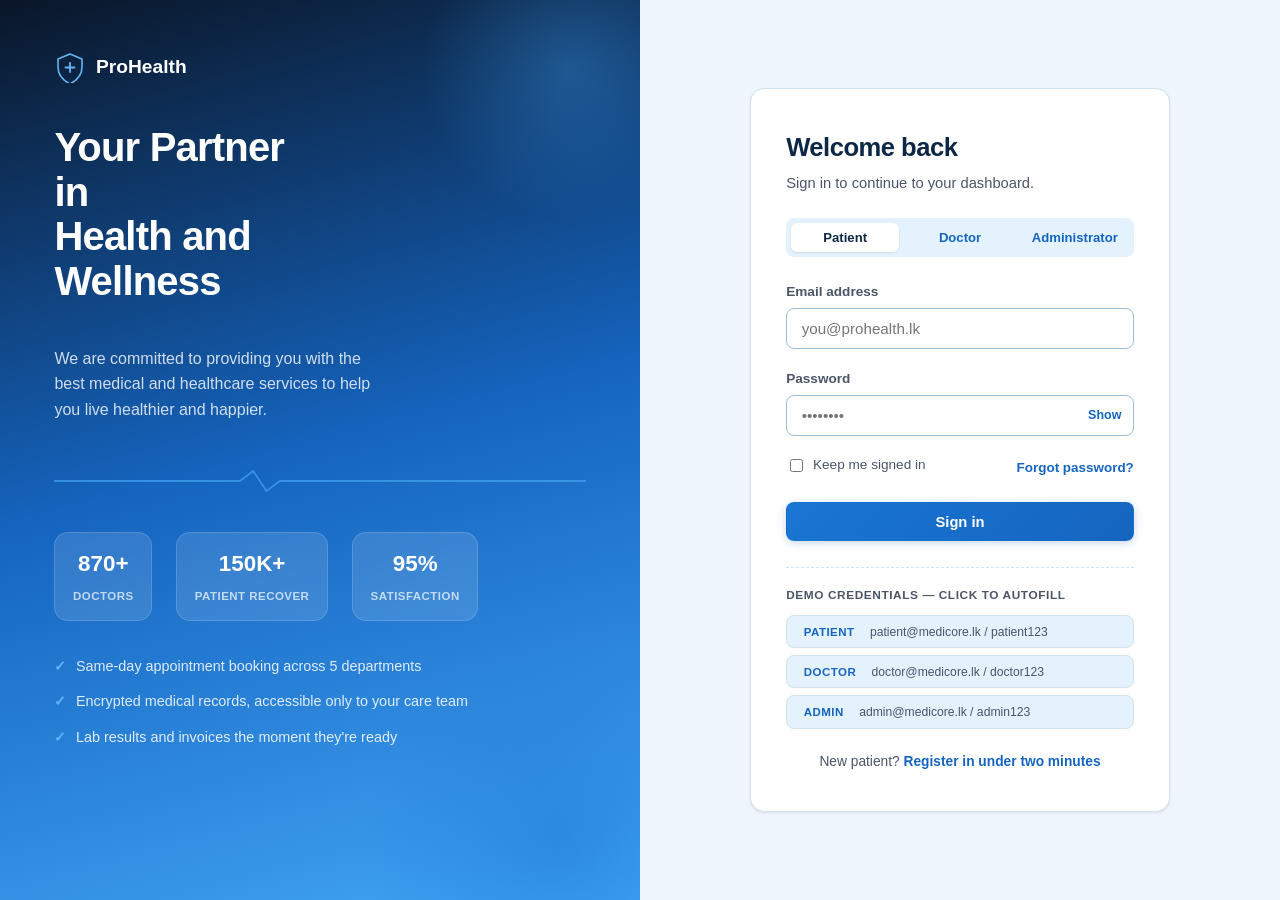
<file: index.html>
<!DOCTYPE html>
<html lang="en">
<!-- Redirect page that forwards to login.html -->
<head><meta charset="UTF-8"><meta http-equiv="refresh" content="0; url=login.html"><title>MediCore</title></head>
<body><p>Redirecting to <a href="login.html">sign in</a>…</p></body>
</html>
</file>
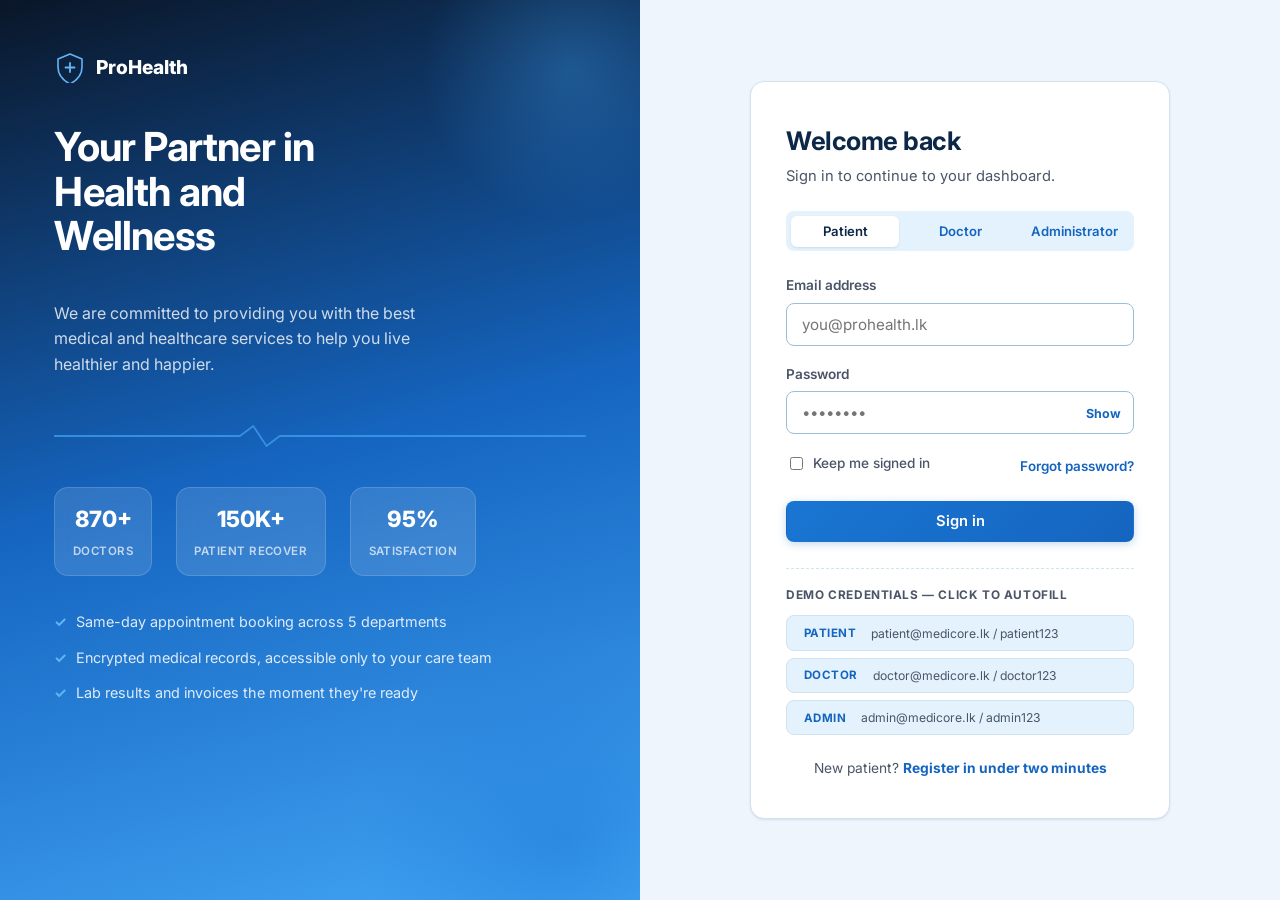
<file: admin-dashboard.html>
<!DOCTYPE html>
<html lang="en">
<head>
    <meta charset="UTF-8">
    <meta name="viewport" content="width=device-width, initial-scale=1.0">
    <title>Admin Dashboard — MediCore</title>
    <link rel="preconnect" href="https://fonts.googleapis.com">
    <link href="https://fonts.googleapis.com/css2?family=Inter:wght@400;500;600;700;800;900&display=swap" rel="stylesheet">
    <link rel="stylesheet" href="css/tokens.css">
    <link rel="stylesheet" href="css/admin-dashboard.css">
</head>
<body>
    <div class="app-shell">
        <!-- Sidebar -->
        <aside class="app-sidebar" id="sidebar">
            <button class="sidebar-close" id="sidebar-close" aria-label="Close menu">✕</button>
            
            <div class="brand">
                <svg class="mark" viewBox="0 0 32 32" fill="none">
                    <path d="M16 3 4 8v8c0 8 5.2 13.4 12 17 6.8-3.6 12-9 12-17V8L16 3Z" stroke="currentColor" stroke-width="1.6" stroke-linejoin="round"/>
                    <path d="M16 12v9M11.5 16.5h9" stroke="currentColor" stroke-width="1.8" stroke-linecap="round"/>
                </svg>
                <span>MediCore</span>
            </div>

            <div>
                <p class="sidebar-section-label">Main menu</p>
                <nav class="app-nav" aria-label="Primary">
                    <a href="admin-dashboard.html" class="active" id="nav-overview">
                        <svg viewBox="0 0 20 20" fill="none"><path d="M3 10.5 10 4l7 6.5M5 9v7h10V9" stroke="currentColor" stroke-width="1.6" stroke-linecap="round" stroke-linejoin="round"/></svg>
                        Overview
                    </a>
                    <a href="admin-dashboard.html#patients" data-tab-link="patients" id="nav-patients">
                        <svg viewBox="0 0 20 20" fill="none"><circle cx="10" cy="6.5" r="3" stroke="currentColor" stroke-width="1.6"/><path d="M4 17c.6-3.6 3.4-5.5 6-5.5s5.4 1.9 6 5.5" stroke="currentColor" stroke-width="1.6" stroke-linecap="round"/></svg>
                        Patients
                    </a>
                    <a href="admin-dashboard.html#doctors" data-tab-link="doctors" id="nav-doctors">
                        <svg viewBox="0 0 20 20" fill="none"><circle cx="10" cy="6.5" r="3" stroke="currentColor" stroke-width="1.6"/><path d="M4 17c.6-3.6 3.4-5.5 6-5.5s5.4 1.9 6 5.5" stroke="currentColor" stroke-width="1.6" stroke-linecap="round"/></svg>
                        Doctors
                    </a>
                    <a href="admin-dashboard.html#appointments" data-tab-link="appointments" id="nav-appointments">
                        <svg viewBox="0 0 20 20" fill="none"><rect x="3" y="4" width="14" height="13" rx="1.6" stroke="currentColor" stroke-width="1.6"/><path d="M3 8h14M7 2.5v3M13 2.5v3" stroke="currentColor" stroke-width="1.6" stroke-linecap="round"/></svg>
                        Appointments
                    </a>
                    <a href="admin-dashboard.html#billing" data-tab-link="billing" id="nav-billing">
                        <svg viewBox="0 0 20 20" fill="none"><rect x="2.5" y="5" width="15" height="10" rx="1.6" stroke="currentColor" stroke-width="1.6"/><path d="M2.5 8.5h15" stroke="currentColor" stroke-width="1.6"/></svg>
                        Billing
                    </a>
                </nav>
            </div>

            <div class="sidebar-foot">
                <div class="sidebar-profile">
                    <div class="sidebar-avatar" id="sidebar-avatar-initials">—</div>
                    <div class="sidebar-profile-info">
                        <strong id="who-name">—</strong>
                        <span class="role-tag" id="who-role">Admin</span>
                    </div>
                </div>
                <button class="btn btn-secondary btn-block" id="logout-btn">Sign out</button>
            </div>
        </aside>

        <!-- Main Content -->
        <main class="app-main">
            <div class="app-topbar">
                <div class="topbar-left">
                    <button class="hamburger" id="hamburger" aria-label="Toggle menu">
                        <span></span><span></span><span></span>
                    </button>
                    <div>
                        <h1 id="greeting">Hospital overview</h1>
                        <p class="sub" id="topbar-sub">Live snapshot of hospital activity</p>
                    </div>
                </div>
            </div>

            <div class="stat-grid">
                <div class="card stat-card"><div class="num" id="stat-patients">0</div><div class="label">Registered patients</div></div>
                <div class="card stat-card"><div class="num" id="stat-doctors">0</div><div class="label">Active doctors</div></div>
                <div class="card stat-card"><div class="num" id="stat-today">0</div><div class="label">Appointments today</div></div>
                <div class="card stat-card"><div class="num" id="stat-revenue">LKR 0</div><div class="label">Revenue collected</div></div>
            </div>

            <div data-vitals-strip class="strip-divider"></div>

            <div class="dash-grid">
                <section class="card panel">
                    <div class="section-head"><h2>Appointments by department</h2></div>
                    <div id="dept-chart" class="bar-chart"></div>
                </section>
                <section class="card panel">
                    <div class="section-head"><h2>Appointment status</h2></div>
                    <div id="status-chart" class="status-chart"></div>
                </section>
            </div>

            <section class="card panel" id="appointments">
                <div class="section-head">
                    <h2>Appointment requests</h2>
                    <input type="text" id="appt-search" placeholder="Search patient or doctor…" class="table-search">
                </div>
                <div class="table-wrap">
                    <table>
                        <thead><tr><th>ID</th><th>Patient</th><th>Doctor</th><th>Date</th><th>Time</th><th>Status</th><th>Action</th></tr></thead>
                        <tbody id="appt-table-body"></tbody>
                    </table>
                </div>
            </section>

            <section class="card panel" id="patients">
                <div class="section-head">
                    <h2>Recent patients</h2>
                    <button class="btn btn-primary" id="add-patient-btn">Add Patient</button>
                </div>
                <div class="table-wrap">
                    <table>
                        <thead><tr><th>ID</th><th>Name</th><th>Email</th><th>Phone</th></tr></thead>
                        <tbody id="patients-table-body"></tbody>
                    </table>
                </div>
            </section>

            <section class="card panel" id="doctors">
                <div class="section-head">
                    <h2>Active doctors</h2>
                    <button class="btn btn-primary" id="add-doctor-btn">Add Doctor</button>
                </div>
                <div class="table-wrap">
                    <table>
                        <thead><tr><th>ID</th><th>Name</th><th>Email</th><th>Department</th></tr></thead>
                        <tbody id="doctors-table-body"></tbody>
                    </table>
                </div>
            </section>

            <section class="card panel" id="billing">
                <div class="section-head"><h2>Recent invoices</h2></div>
                <div class="table-wrap">
                    <table>
                        <thead><tr><th>Invoice</th><th>Patient</th><th>Description</th><th>Amount</th><th>Status</th></tr></thead>
                        <tbody id="invoices-table-body"></tbody>
                    </table>
                </div>
            </section>
        </main>
    </div>

    <!-- Backdrop -->
    <div class="sidebar-backdrop" id="sidebar-backdrop"></div>

    <!-- Toast -->
    <div id="toast-region" aria-live="polite"></div>

    <!-- Patient Modal -->
    <div id="patient-modal" class="modal">
        <div class="modal-content">
            <div class="modal-header">
                <h2>Add New Patient</h2>
                <button class="modal-close" id="close-patient-modal">&times;</button>
            </div>
            <form id="patient-form">
                <div class="form-group"><label for="patient-name">Full Name</label><input type="text" id="patient-name" required></div>
                <div class="form-group"><label for="patient-email">Email</label><input type="email" id="patient-email" required></div>
                <div class="form-group"><label for="patient-password">Password</label><input type="password" id="patient-password" required></div>
                <div class="form-group"><label for="patient-dob">Date of Birth</label><input type="date" id="patient-dob" required></div>
                <div class="form-group"><label for="patient-phone">Phone Number</label><input type="tel" id="patient-phone" required></div>
                <div class="form-actions">
                    <button type="button" class="btn btn-secondary" id="cancel-patient">Cancel</button>
                    <button type="submit" class="btn btn-primary">Add Patient</button>
                </div>
            </form>
        </div>
    </div>

    <!-- Doctor Modal -->
    <div id="doctor-modal" class="modal">
        <div class="modal-content">
            <div class="modal-header">
                <h2>Add New Doctor</h2>
                <button class="modal-close" id="close-doctor-modal">&times;</button>
            </div>
            <form id="doctor-form">
                <div class="form-group"><label for="doctor-name">Full Name</label><input type="text" id="doctor-name" required></div>
                <div class="form-group"><label for="doctor-email">Email</label><input type="email" id="doctor-email" required></div>
                <div class="form-group"><label for="doctor-password">Password</label><input type="password" id="doctor-password" required></div>
                <div class="form-group"><label for="doctor-dept">Department</label>
                    <select id="doctor-dept" required>
                        <option value="">Select Department</option>
                        <option value="Cardiology">Cardiology</option>
                        <option value="Dermatology">Dermatology</option>
                        <option value="Orthopedics">Orthopedics</option>
                        <option value="Pediatrics">Pediatrics</option>
                        <option value="General Medicine">General Medicine</option>
                    </select>
                </div>
                <div class="form-actions">
                    <button type="button" class="btn btn-secondary" id="cancel-doctor">Cancel</button>
                    <button type="submit" class="btn btn-primary">Add Doctor</button>
                </div>
            </form>
        </div>
    </div>

    <script src="js/data.js"></script>
    <script src="js/admin-dashboard.js"></script>
</body>
</html>
</file>
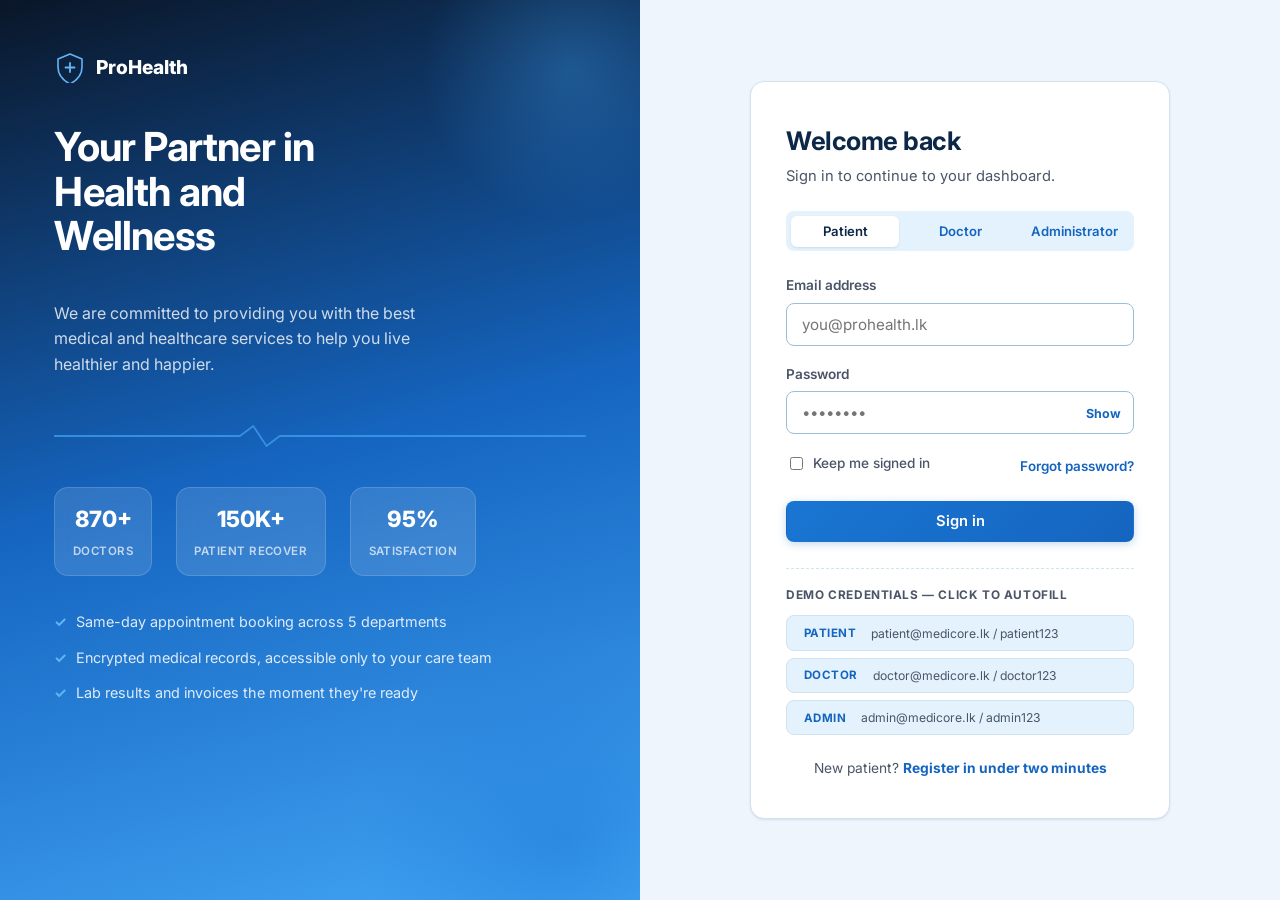
<file: appointment-booking.html>
<!DOCTYPE html>
<html lang="en">
<head>
    <meta charset="UTF-8">
    <meta name="viewport" content="width=device-width, initial-scale=1.0">
    <title>Book an Appointment — MediCore</title>
    <link rel="preconnect" href="https://fonts.googleapis.com">
    <link href="https://fonts.googleapis.com/css2?family=Inter:wght@400;500;600;700;800;900&display=swap" rel="stylesheet">
    <link rel="stylesheet" href="css/tokens.css">
    <link rel="stylesheet" href="css/appointment-booking.css">
</head>
<body>
    <div class="app-shell">
        <!-- Sidebar -->
        <aside class="app-sidebar" id="sidebar">
            <button class="sidebar-close" id="sidebar-close" aria-label="Close menu">✕</button>
            
            <div class="brand">
                <svg class="mark" viewBox="0 0 32 32" fill="none">
                    <path d="M16 3 4 8v8c0 8 5.2 13.4 12 17 6.8-3.6 12-9 12-17V8L16 3Z" stroke="currentColor" stroke-width="1.6" stroke-linejoin="round"/>
                    <path d="M16 12v9M11.5 16.5h9" stroke="currentColor" stroke-width="1.8" stroke-linecap="round"/>
                </svg>
                <span>MediCore</span>
            </div>

            <div>
                <p class="sidebar-section-label">Main menu</p>
                <nav class="app-nav" aria-label="Primary">
                    <a href="patient-dashboard.html">
                        <svg viewBox="0 0 20 20" fill="none"><path d="M3 10.5 10 4l7 6.5M5 9v7h10V9" stroke="currentColor" stroke-width="1.6" stroke-linecap="round" stroke-linejoin="round"/></svg>
                        Dashboard
                    </a>
                    <a href="appointment-booking.html" class="active">
                        <svg viewBox="0 0 20 20" fill="none"><rect x="3" y="4" width="14" height="13" rx="1.6" stroke="currentColor" stroke-width="1.6"/><path d="M3 8h14M7 2.5v3M13 2.5v3" stroke="currentColor" stroke-width="1.6" stroke-linecap="round"/></svg>
                        Appointments
                    </a>
                    <a href="medical-records.html">
                        <svg viewBox="0 0 20 20" fill="none"><path d="M5 3h7l3 3v11a1 1 0 0 1-1 1H5a1 1 0 0 1-1-1V4a1 1 0 0 1 1-1Z" stroke="currentColor" stroke-width="1.6" stroke-linejoin="round"/><path d="M7 9h6M7 12h6M7 15h3" stroke="currentColor" stroke-width="1.4" stroke-linecap="round"/></svg>
                        Medical records
                    </a>
                    <a href="payment.html">
                        <svg viewBox="0 0 20 20" fill="none"><rect x="2.5" y="5" width="15" height="10" rx="1.6" stroke="currentColor" stroke-width="1.6"/><path d="M2.5 8.5h15" stroke="currentColor" stroke-width="1.6"/></svg>
                        Payments
                    </a>
                </nav>
            </div>

            <div class="sidebar-foot">
                <div class="sidebar-profile">
                    <div class="sidebar-avatar" id="sidebar-avatar-initials">—</div>
                    <div class="sidebar-profile-info">
                        <strong id="who-name">—</strong>
                        <span class="role-tag">Patient</span>
                    </div>
                </div>
                <button class="btn btn-secondary btn-block" id="logout-btn">Sign out</button>
            </div>
        </aside>

        <!-- Main Content -->
        <main class="app-main">
            <div class="app-topbar">
                <div class="topbar-left">
                    <button class="hamburger" id="hamburger" aria-label="Toggle menu">
                        <span></span><span></span><span></span>
                    </button>
                    <div>
                        <h1>Book an Appointment</h1>
                        <p class="sub">Choose a department, doctor and a time that works for you.</p>
                    </div>
                </div>
            </div>

            <div class="booking-grid">
                <!-- Booking Form -->
                <section class="card panel booking-form-panel">
                    <form id="booking-form" novalidate>
                        <div class="field" id="field-dept">
                            <label for="dept">Department</label>
                            <select id="dept"><option value="">Select a department</option></select>
                            <p class="error">Choose a department to continue.</p>
                        </div>

                        <div class="field" id="field-doctor">
                            <label for="doctor">Doctor</label>
                            <select id="doctor" disabled><option value="">Select a department first</option></select>
                            <p class="error">Choose a doctor.</p>
                        </div>

                        <div class="field" id="field-date">
                            <label for="date">Preferred date</label>
                            <input type="date" id="date" min="2026-07-02">
                            <p class="error">Choose a date from today onward.</p>
                        </div>

                        <div class="field" id="field-time">
                            <label>Available time slots</label>
                            <div id="slot-grid" class="slot-grid" role="radiogroup" aria-label="Available time slots"></div>
                            <p class="error">Select a time slot.</p>
                        </div>

                        <div class="field" id="field-reason">
                            <label for="reason">Reason for visit</label>
                            <textarea id="reason" placeholder="Briefly describe your symptoms or reason for this visit"></textarea>
                            <p class="error">Let the doctor know why you're visiting.</p>
                        </div>

                        <button type="submit" class="btn btn-primary btn-block">Confirm Booking</button>
                    </form>
                </section>

                <!-- Summary -->
                <aside class="card panel summary-panel">
                    <h2>Booking Summary</h2>
                    <dl class="summary-list">
                        <div><dt>Department</dt><dd id="sum-dept">—</dd></div>
                        <div><dt>Doctor</dt><dd id="sum-doctor">—</dd></div>
                        <div><dt>Date</dt><dd id="sum-date">—</dd></div>
                        <div><dt>Time</dt><dd id="sum-time">—</dd></div>
                    </dl>
                    <p class="summary-note">You'll get a confirmation instantly. Consultation fee is charged after your visit.</p>
                </aside>
            </div>

            <!-- User's Appointments -->
            <section class="card panel">
                <div class="section-head"><h2>Your Appointments</h2></div>
                <div class="table-wrap">
                    <table>
                        <thead><tr><th>ID</th><th>Doctor</th><th>Department</th><th>Date</th><th>Time</th><th>Status</th><th></th></tr></thead>
                        <tbody id="my-appts-body"></tbody>
                    </table>
                </div>
            </section>
        </main>
    </div>

    <!-- Backdrop -->
    <div class="sidebar-backdrop" id="sidebar-backdrop"></div>

    <!-- Toast -->
    <div id="toast-region" aria-live="polite"></div>

    <script src="js/data.js"></script>
    <script src="js/appointment-booking.js"></script>
</body>
</html>
</file>
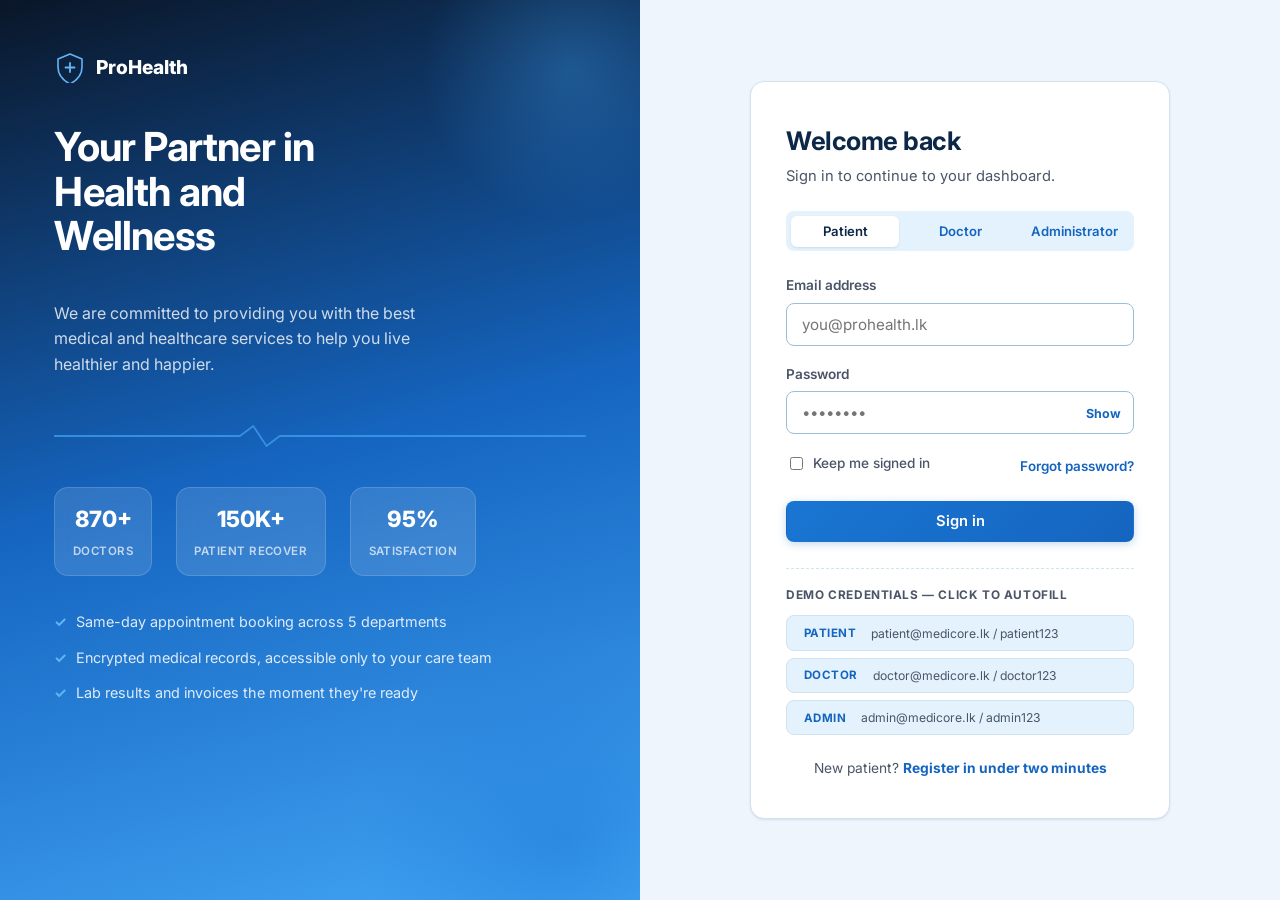
<file: login.html>
<!DOCTYPE html>
<html lang="en">

<head>
  <meta charset="UTF-8">
  <meta name="viewport" content="width=device-width, initial-scale=1.0">
  <title>Sign in — ProHealth Patient Management</title>
  <meta name="description"
    content="Sign in to ProHealth — your partner in health and wellness. Manage appointments, records, and billing.">
  <link rel="stylesheet" href="css/tokens.css">
  <link rel="stylesheet" href="css/login.css">
</head>

<body>
<!-- Main login shell container -->
  <div class="login-shell">

    <!-- Login side panel with branding -->
    <section class="login-side" aria-hidden="true">
      <!-- Brand logo row -->
      <div class="mark-row">
        <svg class="mark" viewBox="0 0 32 32" fill="none">
          <path d="M16 3 4 8v8c0 8 5.2 13.4 12 17 6.8-3.6 12-9 12-17V8L16 3Z" stroke="currentColor" stroke-width="1.6"
            stroke-linejoin="round" />
          <path d="M16 12v9M11.5 16.5h9" stroke="currentColor" stroke-width="1.8" stroke-linecap="round" />
        </svg>
        <span>ProHealth</span>
      </div>
      <h1>Your Partner in<br>Health and Wellness</h1>
      <p class="side-copy">We are committed to providing you with the best medical and healthcare services to help you
        live healthier and happier.</p>

      <!-- Decorative pulse block with vitals strip -->
      <div class="pulse-block" data-vitals-strip></div>

      <!-- Statistics display -->
      <div class="side-stats">
        <div class="side-stat"><span class="stat-num">870+</span><span class="stat-label">Doctors</span></div>
        <div class="side-stat"><span class="stat-num">150K+</span><span class="stat-label">Patient Recover</span></div>
        <div class="side-stat"><span class="stat-num">95%</span><span class="stat-label">Satisfaction</span></div>
      </div>

      <!-- Feature points list -->
      <ul class="side-points">
        <li>Same-day appointment booking across 5 departments</li>
        <li>Encrypted medical records, accessible only to your care team</li>
        <li>Lab results and invoices the moment they're ready</li>
      </ul>
    </section>

    <!-- Login main form section -->
    <section class="login-main">
      <!-- Login card container -->
      <div class="login-card card">
        <h2>Welcome back</h2>
        <p class="lead">Sign in to continue to your dashboard.</p>

        <!-- Role selection tabs -->
        <div class="role-tabs" role="tablist" aria-label="Sign in as">
          <button type="button" class="role-tab active" data-role="patient" role="tab"
            aria-selected="true">Patient</button>
          <button type="button" class="role-tab" data-role="doctor" role="tab" aria-selected="false">Doctor</button>
          <button type="button" class="role-tab" data-role="admin" role="tab"
            aria-selected="false">Administrator</button>
        </div>

        <!-- Login form -->
        <form id="login-form" novalidate>
          <div class="field" id="field-email">
            <label for="email">Email address</label>
            <input type="email" id="email" name="email" autocomplete="username" placeholder="you@prohealth.lk">
            <p class="error" role="alert">Enter the email address for this account.</p>
          </div>

          <div class="field" id="field-password">
            <label for="password">Password</label>
            <div class="password-row">
              <input type="password" id="password" name="password" autocomplete="current-password"
                placeholder="••••••••">
              <button type="button" class="show-pass" id="toggle-pass" aria-pressed="false">Show</button>
            </div>
            <p class="error" role="alert">Enter your password.</p>
          </div>

          <div class="row-between">
            <label class="check-row"><input type="checkbox" id="remember"> Keep me signed in</label>
            <a href="#" id="forgot-link">Forgot password?</a>
          </div>

          <button type="submit" class="btn btn-primary btn-block">Sign in</button>
        </form>

        <!-- Demo credentials for testing -->
        <div class="demo-creds" id="demo-creds">
          <p class="demo-title">Demo credentials — click to autofill</p>
          <button type="button" class="cred" data-email="patient@medicore.lk" data-password="patient123">
            <span class="badge badge-neutral">Patient</span> patient@medicore.lk / patient123
          </button>
          <button type="button" class="cred" data-email="doctor@medicore.lk" data-password="doctor123">
            <span class="badge badge-neutral">Doctor</span> doctor@medicore.lk / doctor123
          </button>
          <button type="button" class="cred" data-email="admin@medicore.lk" data-password="admin123">
            <span class="badge badge-neutral">Admin</span> admin@medicore.lk / admin123
          </button>
        </div>

        <p class="signup-hint">New patient? <a href="#" id="register-link">Register in under two minutes</a></p>
      </div>
    </section>
  </div>

  <!-- Patient registration dialog -->
  <dialog id="register-dialog">
    <form id="register-form" novalidate>
      <h2>Patient registration</h2>
      <p class="lead">Create an account to book appointments and view your records.</p>
      <div class="field"><label for="r-name">Full name</label><input type="text" id="r-name"
          placeholder="As per NIC / passport">
        <p class="error">Enter your full name.</p>
      </div>
      <div class="field"><label for="r-email">Email address</label><input type="email" id="r-email"
          placeholder="you@example.com">
        <p class="error">Enter a valid email address.</p>
      </div>
      <div class="field"><label for="r-phone">Mobile number</label><input type="tel" id="r-phone"
          placeholder="07X XXX XXXX">
        <p class="error">Enter a valid mobile number.</p>
      </div>
      <div class="field"><label for="r-password">Password</label><input type="password" id="r-password"
          placeholder="At least 8 characters">
        <p class="error">Password must be at least 8 characters.</p>
      </div>
      <div class="dialog-actions">
        <button type="button" class="btn btn-ghost" id="register-cancel">Cancel</button>
        <button type="submit" class="btn btn-primary">Create account</button>
      </div>
    </form>
  </dialog>

  <!-- Toast notification region -->
  <div id="toast-region" aria-live="polite"></div>

  <script src="js/data.js"></script>
  <script src="js/login.js"></script>
</body>

</html>
</file>
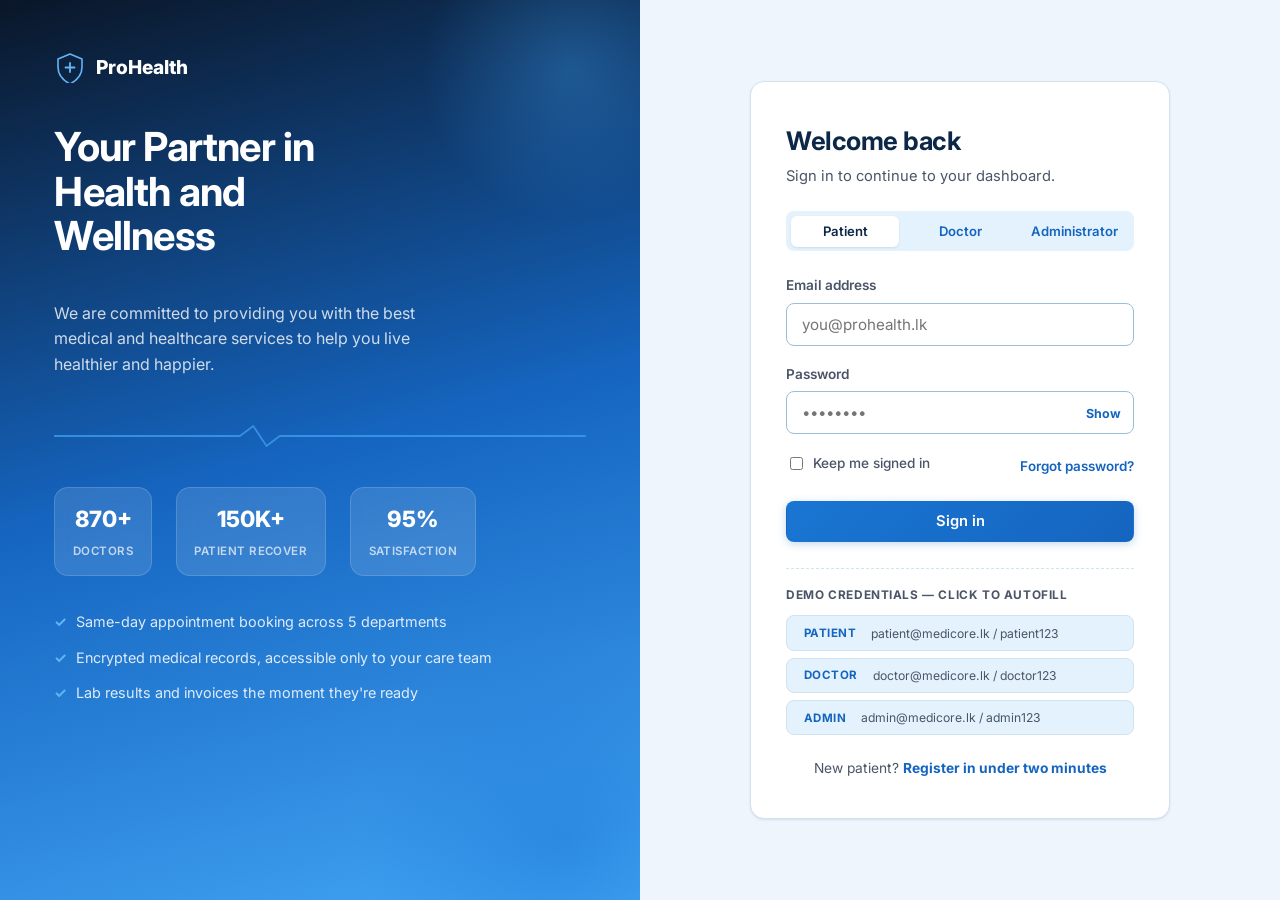
<file: medical-records.html>
<!DOCTYPE html>
<html lang="en">
<head>
    <meta charset="UTF-8">
    <meta name="viewport" content="width=device-width, initial-scale=1.0">
    <title>Medical Records — MediCore</title>
    <link rel="preconnect" href="https://fonts.googleapis.com">
    <link href="https://fonts.googleapis.com/css2?family=Inter:wght@400;500;600;700;800;900&display=swap" rel="stylesheet">
    <link rel="stylesheet" href="css/tokens.css">
    <link rel="stylesheet" href="css/medical-records.css">
</head>
<body>
    <div class="app-shell">
        <!-- Sidebar -->
        <aside class="app-sidebar" id="sidebar">
            <button class="sidebar-close" id="sidebar-close" aria-label="Close menu">✕</button>
            
            <div class="brand">
                <svg class="mark" viewBox="0 0 32 32" fill="none">
                    <path d="M16 3 4 8v8c0 8 5.2 13.4 12 17 6.8-3.6 12-9 12-17V8L16 3Z" stroke="currentColor" stroke-width="1.6" stroke-linejoin="round"/>
                    <path d="M16 12v9M11.5 16.5h9" stroke="currentColor" stroke-width="1.8" stroke-linecap="round"/>
                </svg>
                <span>MediCore</span>
            </div>

            <div>
                <p class="sidebar-section-label">Main menu</p>
                <nav class="app-nav" aria-label="Primary">
                    <a href="patient-dashboard.html">
                        <svg viewBox="0 0 20 20" fill="none"><path d="M3 10.5 10 4l7 6.5M5 9v7h10V9" stroke="currentColor" stroke-width="1.6" stroke-linecap="round" stroke-linejoin="round"/></svg>
                        Dashboard
                    </a>
                    <a href="appointment-booking.html">
                        <svg viewBox="0 0 20 20" fill="none"><rect x="3" y="4" width="14" height="13" rx="1.6" stroke="currentColor" stroke-width="1.6"/><path d="M3 8h14M7 2.5v3M13 2.5v3" stroke="currentColor" stroke-width="1.6" stroke-linecap="round"/></svg>
                        Appointments
                    </a>
                    <a href="medical-records.html" class="active">
                        <svg viewBox="0 0 20 20" fill="none"><path d="M5 3h7l3 3v11a1 1 0 0 1-1 1H5a1 1 0 0 1-1-1V4a1 1 0 0 1 1-1Z" stroke="currentColor" stroke-width="1.6" stroke-linejoin="round"/><path d="M7 9h6M7 12h6M7 15h3" stroke="currentColor" stroke-width="1.4" stroke-linecap="round"/></svg>
                        Medical records
                    </a>
                    <a href="payment.html">
                        <svg viewBox="0 0 20 20" fill="none"><rect x="2.5" y="5" width="15" height="10" rx="1.6" stroke="currentColor" stroke-width="1.6"/><path d="M2.5 8.5h15" stroke="currentColor" stroke-width="1.6"/></svg>
                        Payments
                    </a>
                </nav>
            </div>

            <div class="sidebar-foot">
                <div class="sidebar-profile">
                    <div class="sidebar-avatar" id="sidebar-avatar-initials">—</div>
                    <div class="sidebar-profile-info">
                        <strong id="who-name">—</strong>
                        <span class="role-tag">Patient</span>
                    </div>
                </div>
                <button class="btn btn-secondary btn-block" id="logout-btn">Sign out</button>
            </div>
        </aside>

        <!-- Main Content -->
        <main class="app-main">
            <div class="app-topbar">
                <div class="topbar-left">
                    <button class="hamburger" id="hamburger" aria-label="Toggle menu">
                        <span></span><span></span><span></span>
                    </button>
                    <div>
                        <h1>Medical Records</h1>
                        <p class="sub">Your consultation history, prescriptions and lab results.</p>
                    </div>
                </div>
            </div>

            <!-- Tabs -->
            <div class="tabs" role="tablist">
                <button class="tab active" data-tab="visits" role="tab" aria-selected="true">Consultation History</button>
                <button class="tab" data-tab="labs" role="tab" aria-selected="false">Lab Reports</button>
            </div>

            <!-- Consultation History -->
            <section id="tab-visits" class="tab-panel">
                <div class="section-head">
                    <h2>Consultation History</h2>
                    <input type="text" id="record-search" class="table-search" placeholder="Search diagnosis or doctor…">
                </div>
                <div id="records-list" class="records-list"></div>
            </section>

            <!-- Lab Reports -->
            <section id="tab-labs" class="tab-panel" style="display:none;">
                <div class="section-head"><h2>Lab Reports</h2></div>
                <div id="labs-list" class="records-list"></div>
            </section>
        </main>
    </div>

    <!-- Backdrop -->
    <div class="sidebar-backdrop" id="sidebar-backdrop"></div>

    <!-- Record Detail Dialog -->
    <dialog id="record-dialog">
        <div id="record-dialog-body"></div>
        <div class="dialog-actions">
            <button class="btn btn-primary" id="record-close">Close</button>
        </div>
    </dialog>

    <!-- Toast -->
    <div id="toast-region" aria-live="polite"></div>

    <script src="js/data.js"></script>
    <script src="js/medical-records.js"></script>
</body>
</html>
</file>
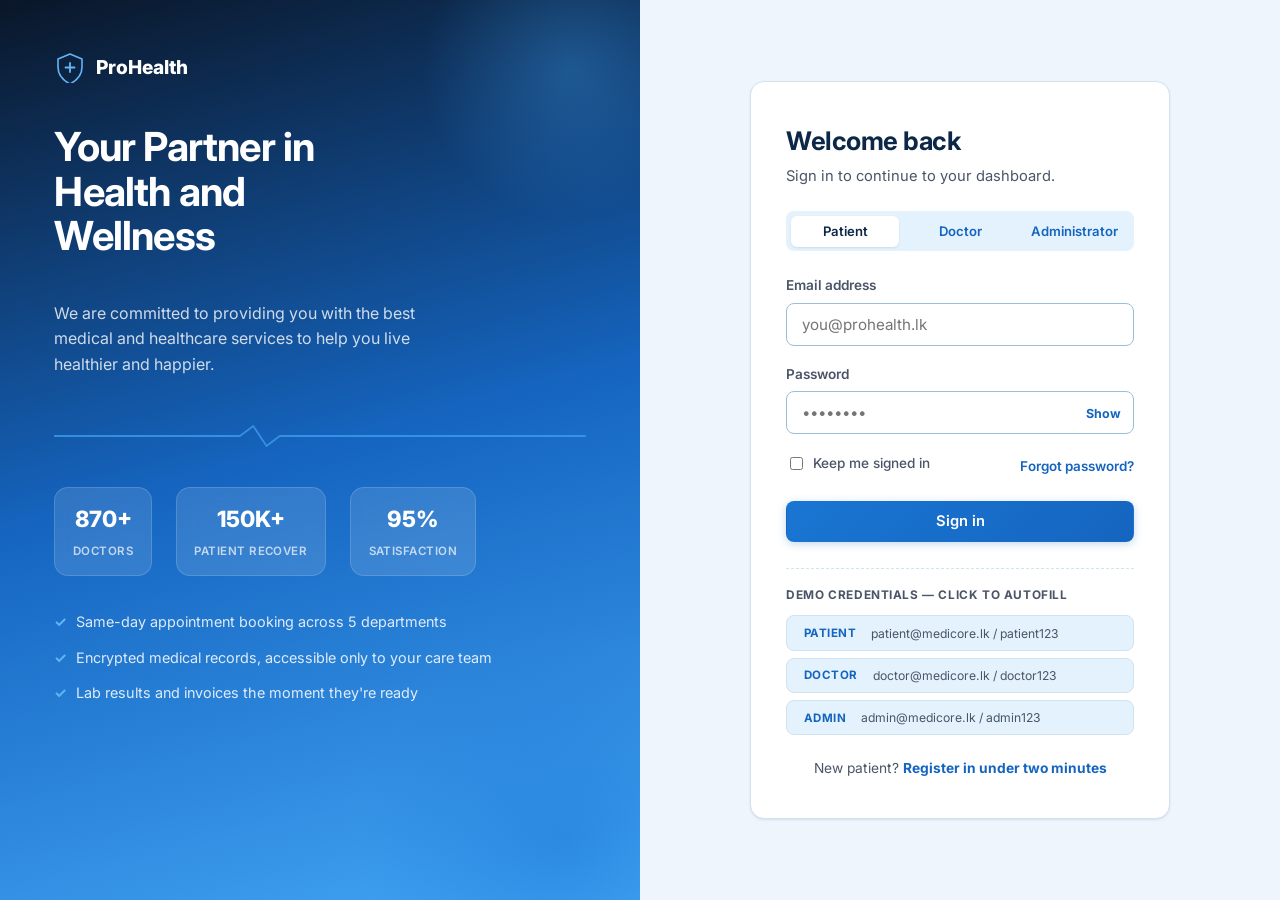
<file: patient-dashboard.html>
<!DOCTYPE html>
<html lang="en">
<head>
    <meta charset="UTF-8">
    <meta name="viewport" content="width=device-width, initial-scale=1.0">
    <title>Dashboard — MediCore</title>
    <link rel="preconnect" href="https://fonts.googleapis.com">
    <link href="https://fonts.googleapis.com/css2?family=Inter:wght@400;500;600;700;800;900&display=swap" rel="stylesheet">
    <link rel="stylesheet" href="css/tokens.css">
    <link rel="stylesheet" href="css/patient-dashboard.css">
</head>
<body>
    <div class="app-shell">
        <!-- Sidebar -->
        <aside class="app-sidebar" id="sidebar">
            <button class="sidebar-close" id="sidebar-close" aria-label="Close menu">✕</button>
            
            <div class="brand">
                <svg class="mark" viewBox="0 0 32 32" fill="none">
                    <path d="M16 3 4 8v8c0 8 5.2 13.4 12 17 6.8-3.6 12-9 12-17V8L16 3Z" stroke="currentColor" stroke-width="1.6" stroke-linejoin="round"/>
                    <path d="M16 12v9M11.5 16.5h9" stroke="currentColor" stroke-width="1.8" stroke-linecap="round"/>
                </svg>
                <span>MediCore</span>
            </div>

            <div>
                <p class="sidebar-section-label">Main menu</p>
                <nav class="app-nav" aria-label="Primary">
                    <a href="patient-dashboard.html" class="active">
                        <svg viewBox="0 0 20 20" fill="none"><path d="M3 10.5 10 4l7 6.5M5 9v7h10V9" stroke="currentColor" stroke-width="1.6" stroke-linecap="round" stroke-linejoin="round"/></svg>
                        Dashboard
                    </a>
                    <a href="appointment-booking.html">
                        <svg viewBox="0 0 20 20" fill="none"><rect x="3" y="4" width="14" height="13" rx="1.6" stroke="currentColor" stroke-width="1.6"/><path d="M3 8h14M7 2.5v3M13 2.5v3" stroke="currentColor" stroke-width="1.6" stroke-linecap="round"/></svg>
                        Appointments
                    </a>
                    <a href="medical-records.html">
                        <svg viewBox="0 0 20 20" fill="none"><path d="M5 3h7l3 3v11a1 1 0 0 1-1 1H5a1 1 0 0 1-1-1V4a1 1 0 0 1 1-1Z" stroke="currentColor" stroke-width="1.6" stroke-linejoin="round"/><path d="M7 9h6M7 12h6M7 15h3" stroke="currentColor" stroke-width="1.4" stroke-linecap="round"/></svg>
                        Medical records
                    </a>
                    <a href="payment.html">
                        <svg viewBox="0 0 20 20" fill="none"><rect x="2.5" y="5" width="15" height="10" rx="1.6" stroke="currentColor" stroke-width="1.6"/><path d="M2.5 8.5h15" stroke="currentColor" stroke-width="1.6"/></svg>
                        Payments
                    </a>
                </nav>
            </div>

            <div class="sidebar-foot">
                <div class="sidebar-profile">
                    <div class="sidebar-avatar" id="sidebar-avatar-initials">—</div>
                    <div class="sidebar-profile-info">
                        <strong id="who-name">—</strong>
                        <span class="role-tag" id="who-role">Patient</span>
                    </div>
                </div>
                <button class="btn btn-secondary btn-block" id="logout-btn">Sign out</button>
            </div>
        </aside>

        <!-- Main Content -->
        <main class="app-main">
            <div class="app-topbar">
                <div class="topbar-left">
                    <button class="hamburger" id="hamburger" aria-label="Toggle menu">
                        <span></span><span></span><span></span>
                    </button>
                    <div>
                        <h1 id="greeting">Welcome back</h1>
                        <p class="sub">Here's what's happening with your care today.</p>
                    </div>
                </div>
                <a href="appointment-booking.html" class="btn btn-primary">+ Book appointment</a>
            </div>

            <!-- Statistics Grid -->
            <div class="stat-grid">
                <div class="card stat-card">
                    <div class="num" id="stat-upcoming">0</div>
                    <div class="label">Upcoming appointments</div>
                </div>
                <div class="card stat-card">
                    <div class="num" id="stat-records">0</div>
                    <div class="label">Medical records</div>
                </div>
                <div class="card stat-card">
                    <div class="num" id="stat-labs">0</div>
                    <div class="label">Lab reports ready</div>
                </div>
                <div class="card stat-card">
                    <div class="num" id="stat-due">LKR 0</div>
                    <div class="label">Due today</div>
                </div>
            </div>

            <!-- Divider -->
            <div data-vitals-strip class="strip-divider"></div>

            <!-- Dashboard Grid -->
            <div class="dash-grid">
                <!-- Upcoming Appointments -->
                <section class="card panel upcoming-panel">
                    <div class="section-head">
                        <h2>Upcoming Appointments</h2>
                        <a href="appointment-booking.html">View all</a>
                    </div>
                    <div id="upcoming-list" class="appt-list"></div>
                </section>

                <!-- Quick Actions -->
                <section class="card panel quick-panel">
                    <div class="section-head">
                        <h2>Quick Actions</h2>
                    </div>
                    <div class="quick-actions">
                        <a class="quick-tile" href="appointment-booking.html">
                            <span class="q-icon">📅</span>
                            <span>Book Appointment</span>
                        </a>
                        <a class="quick-tile" href="medical-records.html">
                            <span class="q-icon">🧾</span>
                            <span>Medical Records</span>
                        </a>
                        <a class="quick-tile" href="medical-records.html#labs">
                            <span class="q-icon">🧪</span>
                            <span>Lab Reports</span>
                        </a>
                        <a class="quick-tile" href="payment.html">
                            <span class="q-icon">💳</span>
                            <span>Pay Invoice</span>
                        </a>
                    </div>
                </section>
            </div>

            <!-- Recent Activity -->
            <section class="card panel">
                <div class="section-head">
                    <h2>Recent Activity</h2>
                </div>
                <div id="activity-list" class="activity-list"></div>
            </section>
        </main>
    </div>

    <!-- Backdrop -->
    <div class="sidebar-backdrop" id="sidebar-backdrop"></div>

    <!-- Toast -->
    <div id="toast-region" aria-live="polite"></div>

    <script src="js/data.js"></script>
    <script src="js/patient-dashboard.js"></script>
</body>
</html>
</file>
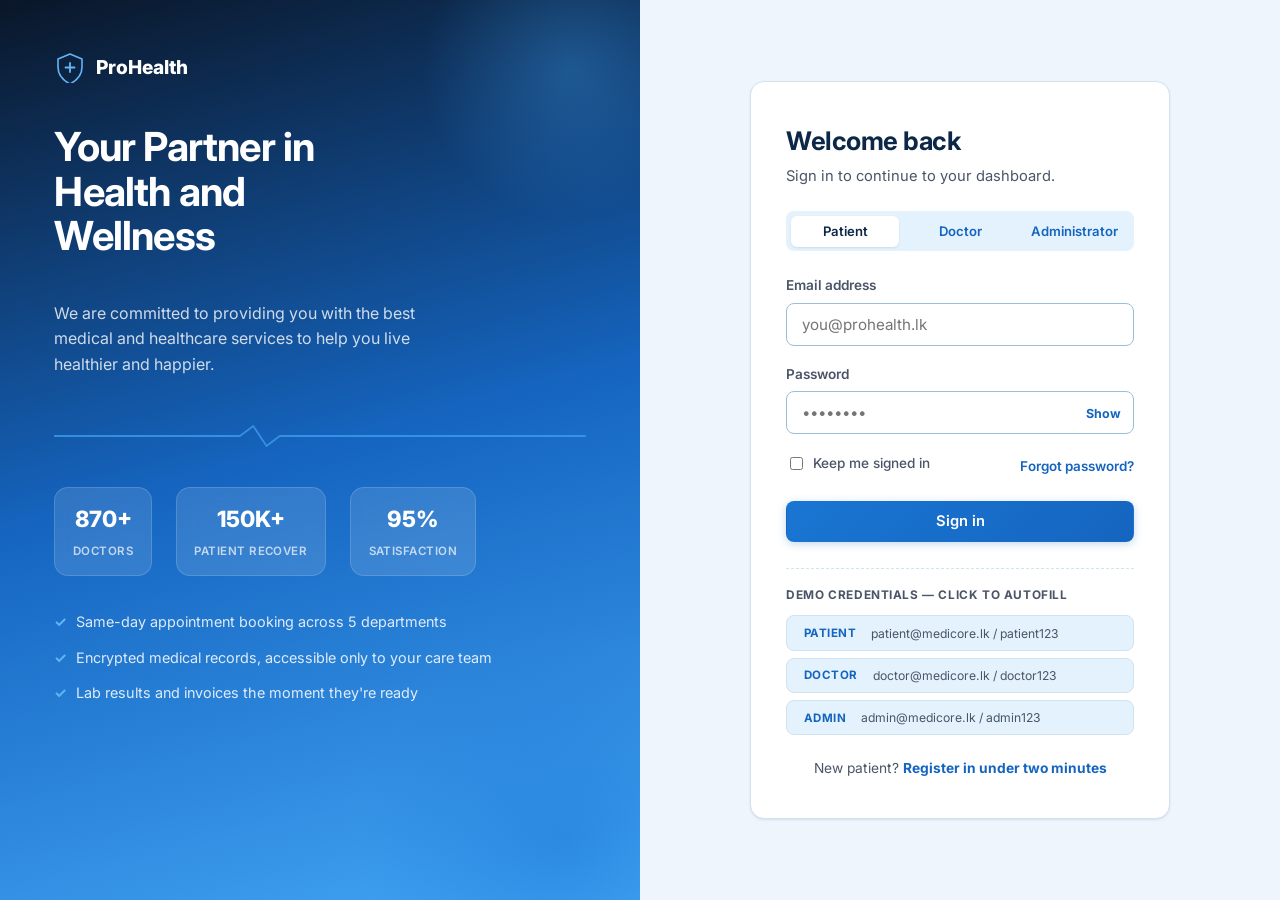
<file: payment.html>
<!DOCTYPE html>
<html lang="en">
<head>
    <meta charset="UTF-8">
    <meta name="viewport" content="width=device-width, initial-scale=1.0">
    <title>Payments — MediCore</title>
    <link rel="preconnect" href="https://fonts.googleapis.com">
    <link href="https://fonts.googleapis.com/css2?family=Inter:wght@400;500;600;700;800;900&display=swap" rel="stylesheet">
    <link rel="stylesheet" href="css/tokens.css">
    <link rel="stylesheet" href="css/payment.css">
</head>
<body>
    <div class="app-shell">
        <!-- Sidebar -->
        <aside class="app-sidebar" id="sidebar">
            <button class="sidebar-close" id="sidebar-close" aria-label="Close menu">✕</button>
            
            <div class="brand">
                <svg class="mark" viewBox="0 0 32 32" fill="none">
                    <path d="M16 3 4 8v8c0 8 5.2 13.4 12 17 6.8-3.6 12-9 12-17V8L16 3Z" stroke="currentColor" stroke-width="1.6" stroke-linejoin="round"/>
                    <path d="M16 12v9M11.5 16.5h9" stroke="currentColor" stroke-width="1.8" stroke-linecap="round"/>
                </svg>
                <span>MediCore</span>
            </div>

            <div>
                <p class="sidebar-section-label">Main menu</p>
                <nav class="app-nav" aria-label="Primary">
                    <a href="patient-dashboard.html">
                        <svg viewBox="0 0 20 20" fill="none"><path d="M3 10.5 10 4l7 6.5M5 9v7h10V9" stroke="currentColor" stroke-width="1.6" stroke-linecap="round" stroke-linejoin="round"/></svg>
                        Dashboard
                    </a>
                    <a href="appointment-booking.html">
                        <svg viewBox="0 0 20 20" fill="none"><rect x="3" y="4" width="14" height="13" rx="1.6" stroke="currentColor" stroke-width="1.6"/><path d="M3 8h14M7 2.5v3M13 2.5v3" stroke="currentColor" stroke-width="1.6" stroke-linecap="round"/></svg>
                        Appointments
                    </a>
                    <a href="medical-records.html">
                        <svg viewBox="0 0 20 20" fill="none"><path d="M5 3h7l3 3v11a1 1 0 0 1-1 1H5a1 1 0 0 1-1-1V4a1 1 0 0 1 1-1Z" stroke="currentColor" stroke-width="1.6" stroke-linejoin="round"/><path d="M7 9h6M7 12h6M7 15h3" stroke="currentColor" stroke-width="1.4" stroke-linecap="round"/></svg>
                        Medical records
                    </a>
                    <a href="payment.html" class="active">
                        <svg viewBox="0 0 20 20" fill="none"><rect x="2.5" y="5" width="15" height="10" rx="1.6" stroke="currentColor" stroke-width="1.6"/><path d="M2.5 8.5h15" stroke="currentColor" stroke-width="1.6"/></svg>
                        Payments
                    </a>
                </nav>
            </div>

            <div class="sidebar-foot">
                <div class="sidebar-profile">
                    <div class="sidebar-avatar" id="sidebar-avatar-initials">—</div>
                    <div class="sidebar-profile-info">
                        <strong id="who-name">—</strong>
                        <span class="role-tag">Patient</span>
                    </div>
                </div>
                <button class="btn btn-secondary btn-block" id="logout-btn">Sign out</button>
            </div>
        </aside>

        <!-- Main Content -->
        <main class="app-main">
            <div class="app-topbar">
                <div class="topbar-left">
                    <button class="hamburger" id="hamburger" aria-label="Toggle menu">
                        <span></span><span></span><span></span>
                    </button>
                    <div>
                        <h1>Payments</h1>
                        <p class="sub">Settle outstanding invoices and review your payment history.</p>
                    </div>
                </div>
                <div class="due-pill">Outstanding: <strong id="due-total">LKR 0</strong></div>
            </div>

            <div class="pay-grid">
                <!-- Outstanding Invoices -->
                <section class="card panel">
                    <div class="section-head"><h2>Outstanding Invoices</h2></div>
                    <div id="invoice-list" class="invoice-list"></div>
                </section>

                <!-- Payment Form -->
                <section class="card panel pay-form-panel">
                    <h2>Pay Invoice</h2>
                    <p class="lead" id="pay-target-label">Select an invoice to pay.</p>
                    <form id="payment-form" novalidate>
                        <div class="field" id="field-card-name">
                            <label for="card-name">Name on card</label>
                            <input type="text" id="card-name" placeholder="As shown on card">
                            <p class="error">Enter the cardholder's name.</p>
                        </div>
                        <div class="field" id="field-card-number">
                            <label for="card-number">Card number</label>
                            <input type="text" id="card-number" inputmode="numeric" placeholder="4242 4242 4242 4242" maxlength="19">
                            <p class="error">Enter a valid 16-digit card number.</p>
                        </div>
                        <div class="field-row">
                            <div class="field" id="field-expiry">
                                <label for="expiry">Expiry</label>
                                <input type="text" id="expiry" placeholder="MM/YY" maxlength="5">
                                <p class="error">Use MM/YY format.</p>
                            </div>
                            <div class="field" id="field-cvv">
                                <label for="cvv">CVV</label>
                                <input type="text" id="cvv" inputmode="numeric" placeholder="123" maxlength="3">
                                <p class="error">Enter the 3-digit CVV.</p>
                            </div>
                        </div>
                        <button type="submit" class="btn btn-primary btn-block" id="pay-btn" disabled>Select an invoice first</button>
                        <p class="secure-note">🔒 Payments are encrypted in transit. This is a demo — no real charge is made.</p>
                    </form>
                </section>
            </div>

            <!-- Payment History -->
            <section class="card panel">
                <div class="section-head"><h2>Payment History</h2></div>
                <div class="table-wrap">
                    <table>
                        <thead><tr><th>Receipt</th><th>Description</th><th>Amount</th><th>Method</th><th>Date</th></tr></thead>
                        <tbody id="history-body"></tbody>
                    </table>
                </div>
            </section>
        </main>
    </div>

    <!-- Receipt Dialog -->
    <dialog id="receipt-dialog">
        <div class="receipt-check">✓</div>
        <h2>Payment Successful</h2>
        <p id="receipt-text" class="lead"></p>
        <button class="btn btn-primary btn-block" id="receipt-close">Done</button>
    </dialog>

    <!-- Backdrop -->
    <div class="sidebar-backdrop" id="sidebar-backdrop"></div>

    <!-- Toast -->
    <div id="toast-region" aria-live="polite"></div>

    <script src="js/data.js"></script>
    <script src="js/payment.js"></script>
</body>
</html>
</file>
<file: css/tokens.css>
/* ==========================================================================
   ProHealth Design Tokens
   Palette: professional healthcare blue — sky trust + deep medical authority
   Type: Inter (all purposes)
   Signature: the "vitals strip" heartbeat rule used as a section divider
   ========================================================================== */

@import url('https://fonts.googleapis.com/css2?family=Inter:wght@400;500;600;700;800;900&display=swap');

/* CSS custom properties (design tokens) */
:root{
  --ink:#0a1628;
  --ink-soft:#4a5568;
  --paper:#eef5fc;
  --paper-raised:#ffffff;

  /* Primary blue color scale */
  --blue-950:#0a1628;
  --blue-900:#0d2847;
  --blue-800:#0f3d6e;
  --blue-700:#1565c0;
  --blue-600:#1976d2;
  --blue-500:#2196f3;
  --blue-400:#42a5f5;
  --blue-300:#64b5f6;
  --blue-200:#90caf9;
  --blue-100:#bbdefb;
  --blue-50:#e3f2fd;

  /* Alias tokens for backward compatibility */
  --teal-900:var(--blue-900);
  --teal-700:var(--blue-700);
  --teal-500:var(--blue-500);
  --teal-100:var(--blue-100);

  /* Accent color scale */
  --sky-200:#b3e5fc;
  --sky-100:#e1f5fe;

  --sage-200:var(--sky-200);
  --sage-100:var(--sky-100);

  --green-700:#15803d;
  --green-600:#16a34a;
  --green-500:#22c55e;
  --green-200:#bbf7d0;
  --green-100:#dcfce7;

  --coral:#dc2626;
  --coral-100:#fee2e2;
  --amber:#d97706;
  --amber-100:#fef3c7;
  --good:var(--green-700);
  --good-100:var(--green-100);

  --line:#d0e3f0;
  --line-strong:#9cbdd6;

  --radius-sm:8px;
  --radius-md:14px;
  --radius-lg:22px;

  --shadow-1: 0 1px 3px rgba(10,22,40,.06), 0 1px 2px rgba(10,22,40,.04);
  --shadow-2: 0 10px 30px rgba(10,22,40,.10), 0 4px 8px rgba(10,22,40,.05);
  --shadow-3: 0 20px 60px rgba(10,22,40,.12), 0 8px 16px rgba(10,22,40,.06);

  --font-display:'Inter', -apple-system, Segoe UI, sans-serif;
  --font-body:'Inter', -apple-system, Segoe UI, sans-serif;
  --font-mono:'Inter', 'Courier New', monospace;
}

/* Global box sizing */
*,*::before,*::after{ box-sizing:border-box; }
/* Prevent text size adjustment on mobile */
html{ -webkit-text-size-adjust:100%; }
/* Base body styles */
body{
  margin:0;
  font-family:var(--font-body);
  color:var(--ink);
  background:var(--paper);
  line-height:1.6;
  -webkit-font-smoothing:antialiased;
}

/* Mobile body adjustments */
@media (max-width: 600px) {
  body {
    font-size: 14px;
  }
}
/* Heading styles */
h1,h2,h3,h4{
  font-family:var(--font-display);
  font-weight:700;
  color:var(--blue-900);
  margin:0 0 .4em;
  letter-spacing:-.02em;
}

/* Mobile heading adjustments */
@media (max-width: 600px) {
  h1 { font-size: 1.5rem; }
  h2 { font-size: 1.25rem; }
  h3 { font-size: 1.1rem; }
  h4 { font-size: 1rem; }
}
/* Paragraph spacing */
p{ margin:0 0 1em; }
/* Link styles */
a{ color:var(--blue-700); text-decoration:none; }
/* Link hover state */
a:hover{ color:var(--blue-600); }
/* Label styling */
label{ font-size:.85rem; font-weight:600; color:var(--ink-soft); display:block; margin-bottom:.35rem; }
/* Button base styles */
button{ font-family:inherit; }

/* Image and SVG responsive styles */
img,svg{ max-width:100%; display:block; }

/* Focus visible styles for accessibility */
a:focus-visible,button:focus-visible,input:focus-visible,select:focus-visible,textarea:focus-visible,[tabindex]:focus-visible{
  outline:3px solid var(--blue-400);
  outline-offset:2px;
}

/* Screen reader only class */
.sr-only{
  position:absolute; width:1px; height:1px; padding:0; margin:-1px;
  overflow:hidden; clip:rect(0,0,0,0); white-space:nowrap; border:0;
}

/* Vitals strip signature divider (ECG motif) */
/* Vitals strip base styles */
.vitals-strip{
  width:100%; height:28px; display:block;
  color:var(--blue-400);
}
/* Vitals strip path styling */
.vitals-strip path{
  fill:none; stroke:currentColor; stroke-width:2;
  stroke-linecap:round; stroke-linejoin:round;
}

/* Button component styles */
/* Base button styles */
.btn{
  display:inline-flex; align-items:center; justify-content:center; gap:.5em;
  font-family:var(--font-body); font-weight:600; font-size:.92rem;
  padding:.72em 1.4em; border-radius:var(--radius-sm);
  border:1px solid transparent; cursor:pointer;
  transition:transform .12s ease, box-shadow .12s ease, background .15s ease, border-color .15s ease;
}
/* Button active state */
.btn:active{ transform:translateY(1px); }
/* Primary button variant */
.btn-primary{ background:linear-gradient(135deg, var(--blue-600), var(--blue-700)); color:#fff; box-shadow:0 2px 8px rgba(21,101,192,.25); }
/* Primary button hover */
.btn-primary:hover{ background:linear-gradient(135deg, var(--blue-700), var(--blue-800)); box-shadow:0 4px 14px rgba(21,101,192,.35); }
/* Secondary button variant */
.btn-secondary{ background:var(--paper-raised); color:var(--blue-700); border-color:var(--line-strong); }
/* Secondary button hover */
.btn-secondary:hover{ background:var(--blue-50); border-color:var(--blue-400); }
/* Danger button variant */
.btn-danger{ background:var(--coral-100); color:var(--coral); border-color:#f3c6c4; }
/* Danger button hover */
.btn-danger:hover{ background:#f6d5d3; }
/* Ghost button variant */
.btn-ghost{ background:transparent; color:var(--ink-soft); }
/* Ghost button hover */
.btn-ghost:hover{ background:var(--blue-50); }
/* Full width button */
.btn-block{ width:100%; }
/* Disabled button state */
.btn[disabled]{ opacity:.55; cursor:not-allowed; }
/* Small button size */
.btn-sm{ padding:.45em .9em; font-size:.82rem; }
/* Icon button */
.btn-icon{ padding:.5em; border-radius:50%; width:36px; height:36px; }

/* Mobile button adjustments */
@media (max-width: 600px) {
  .btn {
    font-size: 0.85rem;
    padding: 0.6em 1.2em;
  }
  
  .btn-sm {
    font-size: 0.75rem;
    padding: 0.4em 0.8em;
  }
  
  .btn-icon {
    width: 32px;
    height: 32px;
  }
}

/* Form control styles */
/* Form field container */
.field{ margin-bottom:1.15rem; }
/* Field hint text */
.field .hint{ font-size:.78rem; color:var(--ink-soft); margin-top:.3em; }
/* Field error message */
.field .error{ font-size:.8rem; color:var(--coral); margin-top:.35em; display:none; font-weight:600; }
/* Invalid field state */
.field.invalid .error{ display:block; }
/* Invalid field input styling */
.field.invalid input,.field.invalid select,.field.invalid textarea{ border-color:var(--coral); background:var(--coral-100); }

/* Form input base styles */
input[type=text],input[type=email],input[type=password],input[type=date],
input[type=tel],input[type=number],select,textarea{
  width:100%; font-family:inherit; font-size:.95rem; color:var(--ink);
  padding:.72em .95em; border:1.5px solid var(--line-strong); border-radius:var(--radius-sm);
  background:var(--paper-raised); transition:border-color .15s ease, box-shadow .15s ease;
}
/* Form input focus state */
input:focus,select:focus,textarea:focus{
  border-color:var(--blue-500); box-shadow:0 0 0 3px rgba(33,150,243,.18); outline:none;
}
/* Textarea specific styles */
textarea{ resize:vertical; min-height:90px; }

/* Mobile form input adjustments */
@media (max-width: 600px) {
  input[type=text],input[type=email],input[type=password],input[type=date],
  input[type=tel],input[type=number],select,textarea{
    font-size: 0.9rem;
    padding: 0.6em 0.8em;
  }
  
  textarea {
    min-height: 70px;
  }
}

/* Card badge and table styles */
/* Card component */
.card{
  background:var(--paper-raised); border:1px solid var(--line); border-radius:var(--radius-md);
  box-shadow:var(--shadow-1);
}

/* Mobile card adjustments */
@media (max-width: 600px) {
  .card {
    border-radius: var(--radius-sm);
  }
}
/* Badge component */
.badge{
  display:inline-flex; align-items:center; gap:.4em;
  font-size:.72rem; font-weight:700; text-transform:uppercase; letter-spacing:.04em;
  padding:.3em .7em; border-radius:99px;
}
/* Success badge */
.badge-good{ background:var(--good-100); color:var(--good); }
/* Pending badge */
.badge-pending{ background:var(--amber-100); color:var(--amber); }
/* Critical badge */
.badge-critical{ background:var(--coral-100); color:var(--coral); }
/* Neutral badge */
.badge-neutral{ background:var(--blue-50); color:var(--blue-700); }
/* Info badge */
.badge-info{ background:var(--blue-100); color:var(--blue-700); }

/* Table base styles */
table{ width:100%; border-collapse:collapse; font-size:.9rem; }
/* Table header cell */
th{ text-align:left; font-size:.74rem; font-weight:700; text-transform:uppercase;
  letter-spacing:.05em; color:var(--ink-soft); padding:.7em .8em; border-bottom:2px solid var(--line); }
/* Table data cell */
td{ padding:.85em .8em; border-bottom:1px solid var(--line); vertical-align:middle; }
/* Last row border removal */
tr:last-child td{ border-bottom:none; }
/* Table row hover */
tr:hover td{ background:var(--blue-50); }

/* Mobile table adjustments */
@media (max-width: 600px) {
  table {
    font-size: 0.8rem;
  }
  
  th {
    padding: 0.5em 0.6em;
    font-size: 0.65rem;
  }
  
  td {
    padding: 0.6em 0.6em;
  }
}

/* Toast notification styles */
/* Toast notification container */
#toast-region{ position:fixed; top:1.2rem; right:1.2rem; z-index:999; display:flex; flex-direction:column; gap:.6rem; }
/* Toast notification */
.toast{
  background:var(--blue-900); color:#fff; padding:.85em 1.2em; border-radius:var(--radius-sm);
  box-shadow:var(--shadow-2); font-size:.88rem;
}

/* Mobile toast adjustments */
@media (max-width: 600px) {
  #toast-region {
    top: 1rem;
    right: 1rem;
    left: 1rem;
  }
  
  .toast {
    font-size: 0.8rem;
    padding: 0.7em 1em;
  }
}

/* Toast notification continuation */
.toast {
  font-weight: 600;
  max-width: 340px;
  display: flex;
  align-items: center;
  gap: 0.6em;
  animation: toast-in 0.25s ease;
}
/* Error toast */
.toast.error{ background:var(--coral); }
/* Warning toast */
.toast.warn{ background:var(--amber); color:var(--ink); }
/* Success toast */
.toast.success{ background:#15803d; }
/* Toast animation */
@keyframes toast-in{ from{ transform:translateY(-8px); opacity:0;} to{ transform:translateY(0); opacity:1;} }

/* App shell layout for dashboards */
/* App shell grid layout */
.app-shell{ display:grid; grid-template-columns:270px 1fr; min-height:100vh; }
.app-sidebar{
  background:linear-gradient(180deg, #0a1628 0%, #0d2847 50%, #0f3d6e 100%);
  color:var(--sky-100); padding:1.6rem 1.2rem;
  display:flex; flex-direction:column; gap:1.6rem;
  border-right:1px solid rgba(255,255,255,.06);
  position:sticky; top:0; height:100vh; overflow-y:auto;
}
/* Sidebar brand */
.app-sidebar .brand{ display:flex; align-items:center; gap:.7em; color:#fff; }
/* Sidebar brand logo */
.app-sidebar .brand .mark{ width:34px; height:34px; color:var(--blue-400); filter:drop-shadow(0 0 8px rgba(33,150,243,.4)); }
/* Sidebar brand text */
.app-sidebar .brand span{ font-family:var(--font-display); font-size:1.22rem; font-weight:800; letter-spacing:-.02em; }

/* Sidebar section label styling */
.sidebar-section-label{
  font-size:.68rem; font-weight:700;
  text-transform:uppercase; letter-spacing:.1em;
  color:rgba(255,255,255,.35); padding:0 .8em; margin-bottom:.1rem;
}

/* App navigation menu */
.app-nav{ display:flex; flex-direction:column; gap:.2rem; }
/* App navigation link */
.app-nav a{
  display:flex; align-items:center; gap:.75em; color:rgba(255,255,255,.65); text-decoration:none;
  padding:.7em .9em; border-radius:var(--radius-sm); font-size:.9rem; font-weight:500;
  transition:background .14s ease, color .14s ease;
}
/* Navigation link icon */
.app-nav a svg{ width:18px; height:18px; opacity:.7; flex-shrink:0; transition:opacity .14s ease; }
/* Navigation link hover */
.app-nav a:hover{ background:rgba(255,255,255,.08); color:#fff; }
/* Navigation link icon hover */
.app-nav a:hover svg{ opacity:1; }
/* Active navigation link */
.app-nav a.active{
  background:linear-gradient(90deg, var(--blue-600), var(--blue-500));
  color:#fff; box-shadow:0 3px 12px rgba(25,118,210,.35);
  font-weight:600;
}
/* Active navigation link icon */
.app-nav a.active svg{ opacity:1; }

/* Sidebar divider line */
.sidebar-divider{ height:1px; background:rgba(255,255,255,.10); margin:.3rem 0; }

.sidebar-foot{
  margin-top:auto;
  border-top:1px solid rgba(255,255,255,.10);
  padding-top:1.1rem;
}

/* Profile card in sidebar */
.sidebar-profile{
  display:flex; align-items:center; gap:.75em;
  background:rgba(255,255,255,.07);
  border-radius:var(--radius-sm); padding:.65em .75em;
  margin-bottom:.85rem;
}
/* Sidebar avatar */
.sidebar-avatar{
  width:38px; height:38px; border-radius:50%;
  background:linear-gradient(135deg, var(--blue-500), var(--blue-700));
  display:flex; align-items:center; justify-content:center;
  font-family:var(--font-display); font-size:.95rem; font-weight:700;
  color:#fff; flex-shrink:0; letter-spacing:-.01em;
}
/* Sidebar profile info */
.sidebar-profile-info{ min-width:0; }
/* Profile name */
.sidebar-profile-info strong{
  display:block; color:#fff; font-size:.88rem; font-weight:600;
  white-space:nowrap; overflow:hidden; text-overflow:ellipsis;
}
/* Profile role tag */
.sidebar-profile-info .role-tag{
  display:inline-block; margin-top:.2em;
  font-size:.67rem; font-weight:700; text-transform:uppercase; letter-spacing:.07em;
  background:rgba(33,150,243,.22); color:var(--blue-300);
  padding:.15em .5em; border-radius:99px;
}

/* Legacy who support */
.who{ font-size:.8rem; color:var(--sky-200); margin-bottom:.7rem; }
.who strong{ display:block; color:#fff; font-size:.92rem; }

/* App main content area */
.app-main{ padding:2rem 2.4rem 3rem; overflow-y:auto; }
/* App top bar */
.app-topbar{ display:flex; align-items:center; justify-content:space-between; margin-bottom:1.6rem; gap:1rem; flex-wrap:wrap; }
/* Top bar heading */
.app-topbar h1{ margin:0; font-size:1.7rem; }
/* Top bar subtitle */
.app-topbar .sub{ color:var(--ink-soft); font-size:.92rem; margin-top:.15rem; }

/* Statistics grid */
.stat-grid{ display:grid; grid-template-columns:repeat(auto-fit,minmax(200px,1fr)); gap:1rem; margin-bottom:1.8rem; }
/* Stat card */
.stat-card{ padding:1.3rem 1.4rem; position:relative; overflow:hidden; }
/* Stat card top accent */
.stat-card::before{ content:''; position:absolute; top:0; left:0; right:0; height:3px; background:linear-gradient(90deg, var(--blue-500), var(--blue-300)); }
/* Stat card number */
.stat-card .num{ font-family:var(--font-display); font-size:2rem; color:var(--blue-900); font-weight:800; }
/* Stat card label */
.stat-card .label{ font-size:.82rem; color:var(--ink-soft); font-weight:600; }
/* Stat card delta */
.stat-card .delta{ font-size:.76rem; margin-top:.35rem; font-weight:600; }
/* Delta up and down colors */
.delta.up{ color:var(--good); } .delta.down{ color:var(--coral); }

/* Section header */
.section-head{ display:flex; align-items:center; justify-content:space-between; margin-bottom:.9rem; gap:1rem; flex-wrap:wrap; }
/* Section heading */
.section-head h2{ font-size:1.2rem; margin:0; }

/* Panel component */
.panel{ padding:1.4rem 1.5rem; margin-bottom:1.6rem; }

/* Dialog modal styles */
/* Dialog base styles */
dialog{
  border:none; border-radius:var(--radius-lg); padding:2rem 2.2rem;
  max-width:480px; width:92%; box-shadow:var(--shadow-3);
  animation:dialog-in .2s ease;
}
/* Dialog backdrop */
dialog::backdrop{ background:rgba(10,22,40,.5); backdrop-filter:blur(4px); }
/* Dialog animation */
@keyframes dialog-in{ from{ transform:translateY(-12px) scale(.97); opacity:0; } to{ transform:translateY(0) scale(1); opacity:1; }
/* Dialog action buttons */
.dialog-actions{ display:flex; justify-content:flex-end; gap:.7rem; margin-top:1rem; }
/* Dialog header */
.dialog-header{ display:flex; align-items:center; justify-content:space-between; margin-bottom:1rem; }
/* Dialog header heading */
.dialog-header h2{ margin:0; }

/* Responsive styles for mobile */
@media (max-width:900px){
  .app-shell{ grid-template-columns:1fr; }
  .app-sidebar{ flex-direction:row; align-items:center; overflow-x:auto; padding:1rem; position:static; height:auto; }
  .app-nav{ flex-direction:row; }
  .sidebar-foot{ display:none; }
  .app-main{ padding:1.4rem; }
}
</file>
<file: css/admin-dashboard.css>
.topbar-left {
    display: flex;
    align-items: center;
    gap: 1rem;
}

.hamburger {
    display: none;
    flex-direction: column;
    gap: 4px;
    background: none;
    border: none;
    padding: 8px 10px;
    cursor: pointer;
}

.hamburger span {
    width: 24px;
    height: 3px;
    background: var(--blue-700);
    border-radius: 2px;
}

.sidebar-close {
    display: none;
    position: absolute;
    top: 1.2rem;
    right: 1.2rem;
    background: none;
    border: none;
    color: white;
    font-size: 1.8rem;
    cursor: pointer;
}

.sidebar-backdrop {
    display: none;
    position: fixed;
    inset: 0;
    background: rgba(10, 22, 40, 0.65);
    backdrop-filter: blur(4px);
    z-index: 150;
}

/* App shell layout */
.app-shell {
    display: flex;
    min-height: 100vh;
}

.app-sidebar {
    width: 260px;
    background: var(--blue-900);
    color: white;
    padding: 1.5rem;
    display: flex;
    flex-direction: column;
    position: sticky;
    top: 0;
    height: 100vh;
    overflow-y: auto;
}

.app-main {
    flex: 1;
    padding: 2rem 2.4rem;
    overflow-y: auto;
}

.app-topbar {
    display: flex;
    align-items: center;
    justify-content: space-between;
    margin-bottom: 2rem;
    flex-wrap: wrap;
    gap: 1rem;
}

@media (max-width: 600px) {
    .app-topbar {
        flex-direction: column;
        align-items: flex-start;
        gap: 0.5rem;
    }
}

/* Mobile */
@media (max-width: 900px) {
    .hamburger { display: flex; }
    .app-sidebar {
        position: fixed;
        top: 0; left: 0;
        width: 280px;
        height: 100vh;
        transform: translateX(-100%);
        transition: transform 0.35s cubic-bezier(0.32, 0.72, 0, 1);
        z-index: 200;
        box-shadow: var(--shadow-3);
    }
    .app-sidebar.open { transform: translateX(0); }
    .sidebar-close { display: block; }
    .sidebar-backdrop.show { display: block; }
    .app-main { padding: 1.4rem 1.2rem; }
}

/* Small mobile devices */
@media (max-width: 600px) {
    .app-main { padding: 1rem 0.8rem; }
    
    .stat-grid {
        grid-template-columns: 1fr;
        gap: 0.8rem;
    }
    
    .stat-card {
        padding: 1rem;
    }
    
    .stat-card .num {
        font-size: 1.8rem;
    }
    
    .section-head {
        flex-direction: column;
        align-items: flex-start;
        gap: 0.5rem;
    }
    
    .section-head h2 {
        font-size: 1.1rem;
    }
    
    .table-search {
        width: 100%;
        max-width: none;
    }
    
    .table-wrap {
        margin: 0 -0.8rem;
        padding: 0 0.8rem;
    }
    
    .modal-content {
        width: 95%;
        margin: 1rem;
        max-height: 85vh;
    }
    
    .modal-header {
        padding: 1rem;
    }
    
    .modal-header h2 {
        font-size: 1.1rem;
    }
    
    .form-group {
        margin-bottom: 1rem;
    }
    
    .form-actions {
        flex-direction: column;
        gap: 0.5rem;
    }
    
    .form-actions .btn {
        width: 100%;
    }
    
    .row-actions {
        flex-direction: column;
        gap: 0.3rem;
    }
    
    .row-actions .btn {
        width: 100%;
        font-size: 0.7rem;
        padding: 0.3em 0.6em;
    }
}

/* Your existing admin styles */
.strip-divider{ margin:1.6rem 0 1.8rem; opacity:.6; }
.dash-grid{ display:grid; grid-template-columns:1.3fr 1fr; gap:1.4rem; margin-bottom:1.6rem; align-items:start; }
@media (max-width:1100px){ .dash-grid{ grid-template-columns:1fr; } }

/* Stat cards responsive */
.stat-grid {
    display: grid;
    grid-template-columns: repeat(4, 1fr);
    gap: 1rem;
    margin-bottom: 1.6rem;
}

@media (max-width: 1200px) {
    .stat-grid {
        grid-template-columns: repeat(2, 1fr);
    }
}

@media (max-width: 600px) {
    .stat-grid {
        grid-template-columns: 1fr;
    }
}

.stat-card {
    padding: 1.4rem;
    text-align: center;
}

.stat-card .num {
    font-size: 2rem;
    font-weight: 700;
    color: var(--teal-700);
    margin-bottom: 0.3rem;
}

.stat-card .label {
    font-size: 0.85rem;
    color: var(--ink-soft);
    font-weight: 500;
}

.bar-chart{ display:flex; flex-direction:column; gap:.9rem; }
.bar-row{ display:grid; grid-template-columns:130px 1fr 40px; align-items:center; gap:.7rem; font-size:.84rem; }
.bar-row .name{ color:var(--ink-soft); font-weight:600; }
.bar-track{ background:var(--sage-100); border-radius:99px; height:10px; overflow:hidden; }
.bar-fill{ height:100%; background:var(--teal-500); border-radius:99px; }
.bar-row .count{ font-family:var(--font-mono); text-align:right; color:var(--teal-900); font-weight:700; }

.status-chart{ display:flex; flex-direction:column; gap:.7rem; }
.status-row{ display:flex; align-items:center; justify-content:space-between; padding:.6em .8em; background:var(--paper); border:1px solid var(--line); border-radius:var(--radius-sm); font-size:.88rem; }

.table-search{ max-width:240px; }
.table-wrap{ overflow-x:auto; }
.table-wrap table{ min-width:560px; }
.status-select{ font-size:.78rem; padding:.35em .5em; border-radius:6px; }
.row-actions{ display:flex; gap:.4rem; }
.row-actions .btn{ padding:.4em .8em; font-size:.78rem; }

.modal{ display:none; position:fixed; top:0; left:0; width:100%; height:100%; background:rgba(0,0,0,0.5); z-index:1000; align-items:center; justify-content:center; }
.modal.active{ display:flex; }
.modal-content{ background:var(--paper); border-radius:var(--radius-md); width:100%; max-width:500px; max-height:90vh; overflow-y:auto; box-shadow:0 8px 32px rgba(0,0,0,0.15); }
.modal-header{ display:flex; align-items:center; justify-content:space-between; padding:1.2rem 1.5rem; border-bottom:1px solid var(--line); }
.modal-header h2{ margin:0; font-size:1.3rem; font-weight:600; }
.modal-close{ background:none; border:none; font-size:2rem; cursor:pointer; color:var(--ink-soft); }
.form-group{ margin-bottom:1.2rem; }
.form-group label{ display:block; margin-bottom:.4rem; font-weight:500; font-size:.9rem; color:var(--ink-soft); }
.form-group input, .form-group select{ width:100%; padding:.7rem .8rem; border:1px solid var(--line); border-radius:var(--radius-sm); font-size:.95rem; }
.form-actions{ display:flex; gap:.8rem; justify-content:flex-end; margin-top:1.5rem; padding-top:1.2rem; border-top:1px solid var(--line); }
</file>
<file: css/appointment-booking.css>
/* App shell layout */
.app-shell {
    display: flex;
    min-height: 100vh;
}

.app-sidebar {
    width: 260px;
    background: var(--blue-900);
    color: white;
    padding: 1.5rem;
    display: flex;
    flex-direction: column;
    position: sticky;
    top: 0;
    height: 100vh;
    overflow-y: auto;
}

.app-main {
    flex: 1;
    padding: 2rem 2.4rem;
    overflow-y: auto;
}

.app-topbar {
    display: flex;
    align-items: center;
    justify-content: space-between;
    margin-bottom: 2rem;
    flex-wrap: wrap;
    gap: 1rem;
}

/* App shell layout */
.app-shell {
    display: flex;
    min-height: 100vh;
}

.app-sidebar {
    width: 260px;
    background: var(--blue-900);
    color: white;
    padding: 1.5rem;
    display: flex;
    flex-direction: column;
    position: sticky;
    top: 0;
    height: 100vh;
    overflow-y: auto;
}

.app-main {
    flex: 1;
    padding: 2rem 2.4rem;
    overflow-y: auto;
}

.app-topbar {
    display: flex;
    align-items: center;
    justify-content: space-between;
    margin-bottom: 2rem;
    flex-wrap: wrap;
    gap: 1rem;
}

/* Topbar Left for Hamburger */
.topbar-left {
    display: flex;
    align-items: center;
    gap: 1rem;
}

/* Hamburger Button */
.hamburger {
    display: none;
    flex-direction: column;
    gap: 4px;
    background: none;
    border: none;
    padding: 8px 10px;
    cursor: pointer;
}

.hamburger span {
    width: 24px;
    height: 3px;
    background: var(--blue-700);
    border-radius: 2px;
}

/* Sidebar Mobile */
.sidebar-close {
    display: none;
    position: absolute;
    top: 1.2rem;
    right: 1.2rem;
    background: none;
    border: none;
    color: white;
    font-size: 1.8rem;
    cursor: pointer;
}

.sidebar-backdrop {
    display: none;
    position: fixed;
    inset: 0;
    background: rgba(10, 22, 40, 0.65);
    backdrop-filter: blur(4px);
    z-index: 150;
}

@media (max-width: 900px) {
    .hamburger { display: flex; }
    
    .app-sidebar {
        position: fixed;
        top: 0; left: 0;
        width: 280px;
        height: 100vh;
        transform: translateX(-100%);
        transition: transform 0.35s cubic-bezier(0.32, 0.72, 0, 1);
        z-index: 200;
        box-shadow: var(--shadow-3);
    }
    
    .app-sidebar.open { transform: translateX(0); }
    .sidebar-close { display: block; }
    .sidebar-backdrop.show { display: block; }
    
    .app-main { padding: 1.4rem 1.2rem; }
}

/* Small mobile devices */
@media (max-width: 600px) {
    .app-main {
        padding: 1rem 0.8rem;
    }
    
    .app-topbar {
        flex-direction: column;
        align-items: flex-start;
        gap: 0.5rem;
    }
    
    .booking-grid {
        grid-template-columns: 1fr;
        gap: 1rem;
    }
    
    .booking-form-panel {
        padding: 1.2rem;
    }
    
    .summary-panel {
        position: static;
        padding: 1.2rem;
    }
    
    .slot-grid {
        grid-template-columns: repeat(2, 1fr);
        gap: 0.5rem;
    }
    
    .slot-btn {
        padding: 0.8em 0.5em;
        font-size: 0.75rem;
    }
    
    .section-head {
        flex-direction: column;
        align-items: flex-start;
        gap: 0.5rem;
    }
    
    .section-head h2 {
        font-size: 1.1rem;
    }
    
    .table-wrap {
        margin: 0 -0.8rem;
        padding: 0 0.8rem;
    }
    
    .panel {
        padding: 1.2rem;
    }
}

/* Your existing booking styles */
.booking-grid{ display:grid; grid-template-columns:1.6fr 1fr; gap:1.4rem; align-items:start; margin-bottom:1.6rem; }
@media (max-width:1000px){ .booking-grid{ grid-template-columns:1fr; } }

.booking-form-panel{ padding:1.8rem 1.9rem; }

.slot-grid{ display:grid; grid-template-columns:repeat(auto-fill, minmax(105px,1fr)); gap:.6rem; }

.slot-btn{
  border:1.5px solid var(--line-strong); background:var(--paper-raised); border-radius:var(--radius-sm);
  padding:.6em .5em; font-family:var(--font-mono); font-size:.8rem; font-weight:600; color:var(--ink-soft);
  cursor:pointer; text-align:center;
}
.slot-btn:hover{ border-color:var(--teal-500); }
.slot-btn.taken{ opacity:.4; cursor:not-allowed; text-decoration:line-through; }
.slot-btn.selected{ background:var(--teal-700); border-color:var(--teal-700); color:#fff; }

.summary-panel{ 
    position:sticky; 
    top:1.5rem; 
    background:linear-gradient(165deg, var(--teal-900), var(--teal-700)); 
    color:#fff; 
}
.summary-panel h2{ color:#fff; }
.summary-list{ margin:1rem 0; display:flex; flex-direction:column; gap:.7rem; }
.summary-list > div{ display:flex; justify-content:space-between; gap:1rem; font-size:.9rem; border-bottom:1px solid rgba(255,255,255,.15); padding-bottom:.6rem; }
.summary-list dt{ color:var(--sage-200); }
.summary-list dd{ margin:0; font-weight:700; text-align:right; }
.summary-note{ font-size:.8rem; color:var(--sage-200); margin:0; }

.table-wrap{ overflow-x:auto; }
.table-wrap table{ min-width:560px; }
</file>
<file: css/login.css>
/* Login page shell layout */
.login-shell{ min-height:100vh; display:grid; grid-template-columns:1fr 1fr; }

.login-side{
  background:linear-gradient(165deg, #0a1628, #1565c0 50%, #42a5f5 100%);
  color:#e1f5fe; padding:3.2rem 3.4rem; display:flex; flex-direction:column; gap:1.6rem;
  position:relative; overflow:hidden;
}
/* Decorative circle gradient */
.login-side::before{
  content:''; position:absolute; top:-80px; right:-80px; width:300px; height:300px;
  border-radius:50%; background:radial-gradient(circle, rgba(66,165,245,.3), transparent 70%);
}
/* Second decorative circle gradient */
.login-side::after{
  content:''; position:absolute; right:-120px; bottom:-140px; width:400px; height:400px;
  border-radius:50%; background:radial-gradient(circle, rgba(25,118,210,.45), transparent 70%);
}
/* Brand logo row */
.mark-row{ display:flex; align-items:center; gap:.6em; z-index:1; }
/* Brand logo icon */
.mark-row .mark{ width:32px; height:32px; color:var(--blue-300); }
/* Brand logo text */
.mark-row span{ font-family:var(--font-display); font-size:1.2rem; font-weight:800; color:#fff; }
/* Login side heading */
.login-side h1{
  font-size:2.5rem; color:#fff; line-height:1.12; max-width:12ch; z-index:1; margin-top:1rem;
}
/* Side panel copy text */
.side-copy{ color:rgba(255,255,255,.8); max-width:38ch; font-size:1rem; z-index:1; }
/* Pulse block with vitals strip */
.pulse-block{ color:var(--blue-300); z-index:1; opacity:.7; margin:.2rem 0; }

/* Statistics display */
.side-stats{ display:flex; gap:1.5rem; z-index:1; margin:.5rem 0; }
/* Individual stat item */
.side-stat{
  background:rgba(255,255,255,.12); border:1px solid rgba(255,255,255,.15);
  border-radius:var(--radius-md); padding:.8em 1.1em; text-align:center;
  backdrop-filter:blur(8px);
}
/* Stat number */
.stat-num{ display:block; font-size:1.4rem; font-weight:800; color:#fff; }
/* Stat label */
.stat-label{ font-size:.72rem; color:rgba(255,255,255,.7); font-weight:600; text-transform:uppercase; letter-spacing:.04em; }

/* Feature points list */
.side-points{ list-style:none; margin:0; padding:0; display:flex; flex-direction:column; gap:.8rem; z-index:1; }
/* Feature point item */
.side-points li{
  font-size:.9rem; color:rgba(255,255,255,.85); padding-left:1.5em; position:relative;
}
/* Feature point checkmark */
.side-points li::before{ content:'✓'; position:absolute; left:0; color:var(--blue-300); font-weight:700; }

/* Login main form section */
.login-main{ display:flex; align-items:center; justify-content:center; padding:2.5rem; background:var(--paper); }
/* Login card container */
.login-card{ width:100%; max-width:420px; padding:2.4rem 2.2rem; }

/* Medium mobile devices */
@media (max-width: 600px) {
  .login-main {
    padding: 2rem;
  }
  
  .login-card {
    padding: 2rem 1.8rem;
  }
}
/* Login card heading */
.login-card h2{ font-size:1.6rem; margin-bottom:.25rem; }
/* Login card lead text */
.login-card .lead{ color:var(--ink-soft); font-size:.92rem; margin-bottom:1.4rem; }

/* Role selection tabs */
.role-tabs{ display:flex; gap:.4rem; background:var(--blue-50); padding:.3rem; border-radius:var(--radius-sm); margin-bottom:1.5rem; }
/* Role tab button */
.role-tab{
  flex:1; border:none; background:transparent; padding:.55em .4em; border-radius:6px;
  font-size:.82rem; font-weight:600; color:var(--blue-700); cursor:pointer;
  transition:all .15s ease;
}
/* Active role tab */
.role-tab.active{ background:var(--paper-raised); box-shadow:var(--shadow-1); color:var(--blue-900); }

/* Password input row */
.password-row{ position:relative; }
/* Password input with show button space */
.password-row input{ padding-right:4.2em; }
/* Show/hide password button */
.show-pass{
  position:absolute; right:.5em; top:50%; transform:translateY(-50%);
  background:none; border:none; color:var(--blue-700); font-size:.78rem; font-weight:700;
  cursor:pointer; padding:.3em .5em;
}

/* Row with space between elements */
.row-between{ display:flex; align-items:center; justify-content:space-between; margin-bottom:1.3rem; font-size:.84rem; }
/* Checkbox row */
.check-row{ display:flex; align-items:center; gap:.5em; font-weight:500; color:var(--ink-soft); }
/* Checkbox input */
.check-row input{ width:auto; }
/* Forgot password link */
#forgot-link{ font-weight:600; text-decoration:none; }
/* Forgot password link hover */
#forgot-link:hover{ text-decoration:underline; }

/* Demo credentials section */
.demo-creds{ margin-top:1.6rem; border-top:1px dashed var(--line); padding-top:1.1rem; display:flex; flex-direction:column; gap:.45rem; }
/* Demo credentials title */
.demo-title{ font-size:.74rem; text-transform:uppercase; letter-spacing:.05em; color:var(--ink-soft); font-weight:700; margin-bottom:.2rem; }
/* Demo credential button */
.cred{
  display:flex; align-items:center; gap:.6em; text-align:left; background:var(--blue-50); border:1px solid var(--line);
  border-radius:var(--radius-sm); padding:.5em .7em; font-size:.76rem; color:var(--ink-soft);
  cursor:pointer; transition:all .15s ease;
}
/* Demo credential button hover */
.cred:hover{ background:var(--blue-100); border-color:var(--blue-400); }

/* Sign up hint text */
.signup-hint{ text-align:center; margin:1.4rem 0 0; font-size:.86rem; color:var(--ink-soft); }
/* Sign up link */
.signup-hint a{ font-weight:700; text-decoration:none; }
/* Sign up link hover */
.signup-hint a:hover{ text-decoration:underline; }

/* Responsive styles for mobile */
@media (max-width:860px){
  .login-shell{ grid-template-columns:1fr; }
  .login-side{ display:none; }
}

/* Small mobile devices */
@media (max-width: 480px) {
  .login-main {
    padding: 1.5rem;
  }
  
  .login-card {
    padding: 1.8rem 1.5rem;
  }
  
  .login-card h2 {
    font-size: 1.4rem;
  }
  
  .login-card .lead {
    font-size: 0.85rem;
  }
  
  .role-tabs {
    margin-bottom: 1.2rem;
  }
  
  .role-tab {
    font-size: 0.75rem;
    padding: 0.5em 0.3em;
  }
  
  .demo-creds {
    margin-top: 1.2rem;
  }
  
  .cred {
    font-size: 0.7rem;
    padding: 0.4em 0.6em;
  }
  
  .signup-hint {
    font-size: 0.8rem;
  }
}
</file>
<file: css/medical-records.css>
/* ===================== APP SHELL LAYOUT ===================== */
.app-shell {
    display: flex;
    min-height: 100vh;
}

.app-sidebar {
    width: 260px;
    background: var(--blue-900);
    color: white;
    padding: 1.5rem;
    display: flex;
    flex-direction: column;
    position: sticky;
    top: 0;
    height: 100vh;
    overflow-y: auto;
}

.app-main {
    flex: 1;
    padding: 2rem 2.4rem;
    overflow-y: auto;
}

.app-topbar {
    display: flex;
    align-items: center;
    justify-content: space-between;
    margin-bottom: 2rem;
    flex-wrap: wrap;
    gap: 1rem;
}

.topbar-left {
    display: flex;
    align-items: center;
    gap: 1rem;
}

.hamburger {
    display: none;
    flex-direction: column;
    gap: 4px;
    background: none;
    border: none;
    padding: 8px 10px;
    cursor: pointer;
}

.hamburger span {
    width: 24px;
    height: 3px;
    background: var(--blue-700);
    border-radius: 2px;
}

.sidebar-close {
    display: none;
    position: absolute;
    top: 1.2rem;
    right: 1.2rem;
    background: none;
    border: none;
    color: white;
    font-size: 1.8rem;
    cursor: pointer;
}

.sidebar-backdrop {
    display: none;
    position: fixed;
    inset: 0;
    background: rgba(10, 22, 40, 0.65);
    backdrop-filter: blur(4px);
    z-index: 150;
}

/* Mobile Sidebar */
@media (max-width: 900px) {
    .hamburger { display: flex; }
    
    .app-sidebar {
        position: fixed;
        top: 0; left: 0;
        width: 280px;
        height: 100vh;
        transform: translateX(-100%);
        transition: transform 0.35s cubic-bezier(0.32, 0.72, 0, 1);
        z-index: 200;
        box-shadow: var(--shadow-3);
    }
    
    .app-sidebar.open { transform: translateX(0); }
    .sidebar-close { display: block; }
    .sidebar-backdrop.show { display: block; }
    
    .app-main { padding: 1.4rem 1.2rem; }
}

/* Small mobile devices */
@media (max-width: 600px) {
    .app-main {
        padding: 1rem 0.8rem;
    }
    
    .app-topbar {
        flex-direction: column;
        align-items: flex-start;
        gap: 0.5rem;
    }
    
    .tabs {
        flex-wrap: wrap;
        gap: 0.3rem;
    }
    
    .tab {
        padding: 0.6em 0.8em;
        font-size: 0.85rem;
    }
    
    .section-head {
        flex-direction: column;
        align-items: flex-start;
        gap: 0.5rem;
    }
    
    .section-head h2 {
        font-size: 1.1rem;
    }
    
    .table-search {
        width: 100%;
        max-width: none;
    }
    
    .panel {
        padding: 1.2rem;
    }
    
    #record-dialog {
        width: 95%;
        padding: 1.5rem;
        max-height: 85vh;
    }
    
    .rx-table {
        font-size: 0.75rem;
    }
    
    .rx-table th,
    .rx-table td {
        padding: 0.4rem 0.3rem;
    }
}

/* ===================== TAB NAVIGATION ===================== */
.tabs{ 
    display:flex; 
    gap:.4rem; 
    border-bottom:1px solid var(--line); 
    margin-bottom:1.4rem; 
}

.tab{
    background:none; 
    border:none; 
    padding:.8em 1.1em; 
    font-weight:700; 
    font-size:.9rem; 
    color:var(--ink-soft);
    cursor:pointer; 
    border-bottom:2px solid transparent; 
    margin-bottom:-1px;
}

.tab.active{ 
    color:var(--teal-700); 
    border-bottom-color:var(--teal-700); 
}

/* ===================== RECORDS LIST ===================== */
.table-search{ 
    max-width:260px; 
}

.records-list{ 
    display:flex; 
    flex-direction:column; 
    gap:.9rem; 
}

/* Record Card - Fixed for Mobile */
.record-card{
    background:var(--paper-raised); 
    border:1px solid var(--line); 
    border-radius:var(--radius-md);
    padding:1.1rem 1.3rem; 
    display:flex; 
    align-items:center; 
    gap:1rem; 
    cursor:pointer; 
    transition:box-shadow .15s ease;
    flex-wrap: wrap;
    position: relative;
}

.record-card:hover{ 
    box-shadow:var(--shadow-2); 
}

/* Record Icon */
.record-icon{
    width:44px; 
    height:44px; 
    border-radius:10px; 
    background:var(--sage-100); 
    color:var(--teal-700);
    display:flex; 
    align-items:center; 
    justify-content:center; 
    font-size:1.3rem; 
    flex-shrink:0;
}

/* Record Main Content */
.record-main{ 
    flex:1; 
    min-width:0; 
}

.record-main .title{ 
    font-weight:700; 
    font-size:.98rem; 
    line-height:1.3;
}

.record-main .meta{ 
    font-size:.82rem; 
    color:var(--ink-soft); 
    margin-top:.15rem; 
    white-space:nowrap;
    overflow:hidden;
    text-overflow:ellipsis;
}

/* Record Date */
.record-date{ 
    font-family:var(--font-mono); 
    font-size:.78rem; 
    color:var(--ink-soft); 
    white-space:nowrap; 
    margin-left:auto;
    padding-left:1rem;
    border-left:1px solid var(--line);
}

/* Mobile Fix for Lab Report Cards */
@media (max-width: 600px) {
    .record-card {
        flex-direction: column;
        align-items: flex-start;
        padding: 1.1rem;
        gap: 0.8rem;
    }
    
    .record-main {
        width: 100%;
    }
    
    .record-date {
        margin-left: 0;
        padding-left: 0;
        border-left: none;
        align-self: flex-end;
        margin-top: 0.4rem;
        font-size: .75rem;
    }
}

/* ===================== DIALOG ===================== */
#record-dialog{ 
    border:none; 
    border-radius:var(--radius-lg); 
    padding:2rem; 
    max-width:480px; 
    width:92%; 
    box-shadow:var(--shadow-3); 
}

#record-dialog::backdrop{ 
    background:rgba(11,59,52,.45); 
}

/* Prescription Table */
.rx-table{ 
    width:100%; 
    margin-top:.8rem; 
    font-size:.85rem; 
    border-collapse:collapse;
}

.rx-table th{ 
    font-size:.68rem; 
    text-align:left;
    padding-bottom:0.5rem;
    border-bottom:1px solid var(--line);
}

.rx-table td{ 
    padding:0.6rem 0.4rem;
    border-bottom:1px solid var(--line);
}

/* Lab Result Rows */
.result-row{ 
    display:flex; 
    justify-content:space-between; 
    padding:.5em 0; 
    border-bottom:1px solid var(--line); 
    font-size:.88rem; 
}

.result-row:last-child{ 
    border-bottom:none; 
}

.result-range{ 
    color:var(--ink-soft); 
    font-family:var(--font-mono); 
    font-size:.76rem; 
}
</file>
<file: css/patient-dashboard.css>
/* ==================== IMPROVED DASHBOARD LAYOUT ==================== */

/* App shell layout */
.app-shell {
    display: flex;
    min-height: 100vh;
}

.app-sidebar {
    width: 260px;
    background: var(--blue-900);
    color: white;
    padding: 1.5rem;
    display: flex;
    flex-direction: column;
    position: sticky;
    top: 0;
    height: 100vh;
    overflow-y: auto;
}

.app-main {
    flex: 1;
    padding: 2rem 2.4rem 3rem;
    overflow-y: auto;
}

.app-topbar {
    display: flex;
    align-items: center;
    justify-content: space-between;
    margin-bottom: 2rem;
    flex-wrap: wrap;
    gap: 1rem;
}

.topbar-left {
    display: flex;
    align-items: center;
    gap: 1rem;
}

.stat-grid {
    display: grid;
    grid-template-columns: repeat(auto-fit, minmax(200px, 1fr));
    gap: 1.2rem;
    margin-bottom: 2rem;
}

.stat-card {
    padding: 1.4rem;
    text-align: center;
}

.stat-card .num {
    font-size: 2rem;
    font-weight: 700;
    color: var(--teal-700);
    margin-bottom: 0.3rem;
}

.stat-card .label {
    font-size: 0.85rem;
    color: var(--ink-soft);
    font-weight: 500;
}

.dash-grid {
    display: grid;
    grid-template-columns: 2fr 1fr;
    gap: 1.8rem;
    margin-bottom: 2rem;
}

.panel {
    padding: 1.6rem;
    height: fit-content;
}

.upcoming-panel {
    grid-column: 1 / -1;
}

@media (min-width: 900px) {
    .upcoming-panel {
        grid-column: span 1;
    }
}

.section-head {
    display: flex;
    align-items: center;
    justify-content: space-between;
    margin-bottom: 1.2rem;
    flex-wrap: wrap;
    gap: 0.8rem;
}

.section-head h2 {
    margin: 0;
    font-size: 1.25rem;
}

.quick-actions {
    display: grid;
    grid-template-columns: repeat(auto-fit, minmax(140px, 1fr));
    gap: 1.1rem;
}

.quick-tile {
    display: flex;
    flex-direction: column;
    align-items: center;
    text-align: center;
    padding: 1.5rem 1rem;
    background: var(--paper-raised);
    border: 1px solid var(--line);
    border-radius: var(--radius-md);
    text-decoration: none;
    color: var(--ink);
    transition: all 0.25s ease;
}

.quick-tile:hover {
    transform: translateY(-5px);
    box-shadow: var(--shadow-2);
    border-color: var(--blue-400);
}

.q-icon {
    font-size: 2.4rem;
    margin-bottom: 0.9rem;
}

/* Activity */
.activity-list {
    display: flex;
    flex-direction: column;
    gap: 1.1rem;
}

.activity-row {
    display: flex;
    gap: 1rem;
    padding-bottom: 1rem;
    border-bottom: 1px solid var(--line);
}

.activity-row:last-child {
    border-bottom: none;
}

.activity-dot {
    width: 10px;
    height: 10px;
    background: var(--blue-500);
    border-radius: 50%;
    margin-top: 5px;
    flex-shrink: 0;
}

/* Mobile Responsive */
@media (max-width: 900px) {
    .app-main {
        padding: 1.4rem 1.2rem;
    }
    
    .dash-grid {
        grid-template-columns: 1fr;
        gap: 1.5rem;
    }
    
    .stat-grid {
        grid-template-columns: repeat(auto-fit, minmax(150px, 1fr));
    }
    
    .quick-actions {
        grid-template-columns: repeat(auto-fit, minmax(130px, 1fr));
    }
}

/* Small mobile devices */
@media (max-width: 600px) {
    .app-main {
        padding: 1rem 0.8rem;
    }
    
    .app-topbar {
        flex-direction: column;
        align-items: flex-start;
        gap: 0.5rem;
    }
    
    .app-topbar .btn {
        width: 100%;
    }
    
    .stat-grid {
        grid-template-columns: 1fr;
        gap: 0.8rem;
    }
    
    .stat-card {
        padding: 1rem;
    }
    
    .stat-card .num {
        font-size: 1.8rem;
    }
    
    .section-head {
        flex-direction: column;
        align-items: flex-start;
        gap: 0.5rem;
    }
    
    .section-head h2 {
        font-size: 1.1rem;
    }
    
    .quick-actions {
        grid-template-columns: 1fr 1fr;
        gap: 0.8rem;
    }
    
    .quick-tile {
        padding: 1rem 0.8rem;
    }
    
    .q-icon {
        font-size: 1.8rem;
        margin-bottom: 0.5rem;
    }
    
    .quick-tile span:last-child {
        font-size: 0.85rem;
    }
    
    .activity-row {
        flex-direction: column;
        gap: 0.5rem;
    }
    
    .activity-dot {
        display: none;
    }
    
    .panel {
        padding: 1.2rem;
    }
}

/* Hamburger & Sidebar (Already good from previous) */
.hamburger {
    display: none;
    flex-direction: column;
    gap: 4px;
    background: none;
    border: none;
    padding: 8px 10px;
    cursor: pointer;
}

.hamburger span {
    width: 24px;
    height: 3px;
    background: var(--blue-700);
    border-radius: 2px;
}

.sidebar-close {
    display: none;
    position: absolute;
    top: 1.2rem;
    right: 1.2rem;
    background: none;
    border: none;
    color: white;
    font-size: 1.8rem;
    cursor: pointer;
}

.sidebar-backdrop {
    display: none;
    position: fixed;
    inset: 0;
    background: rgba(10, 22, 40, 0.65);
    backdrop-filter: blur(4px);
    z-index: 150;
}

@media (max-width: 900px) {
    .hamburger { display: flex; }
    .app-sidebar {
        position: fixed;
        top: 0; left: 0;
        width: 280px;
        height: 100vh;
        transform: translateX(-100%);
        transition: transform 0.35s cubic-bezier(0.32, 0.72, 0, 1);
        z-index: 200;
        box-shadow: var(--shadow-3);
    }
    .app-sidebar.open { transform: translateX(0); }
    .sidebar-close { display: block; }
    .sidebar-backdrop.show { display: block; }
}
</file>
<file: css/payment.css>
/* ===================== APP SHELL LAYOUT ===================== */
.app-shell {
    display: flex;
    min-height: 100vh;
}

.app-sidebar {
    width: 260px;
    background: var(--blue-900);
    color: white;
    padding: 1.5rem;
    display: flex;
    flex-direction: column;
    position: sticky;
    top: 0;
    height: 100vh;
    overflow-y: auto;
}

.app-main {
    flex: 1;
    padding: 2rem 2.4rem;
    overflow-y: auto;
}

.app-topbar {
    display: flex;
    align-items: center;
    justify-content: space-between;
    margin-bottom: 2rem;
    flex-wrap: wrap;
    gap: 1rem;
}

.topbar-left {
    display: flex;
    align-items: center;
    gap: 1rem;
}

.hamburger {
    display: none;
    flex-direction: column;
    gap: 4px;
    background: none;
    border: none;
    padding: 8px 10px;
    cursor: pointer;
}

.hamburger span {
    width: 24px;
    height: 3px;
    background: var(--blue-700);
    border-radius: 2px;
}

.sidebar-close {
    display: none;
    position: absolute;
    top: 1.2rem;
    right: 1.2rem;
    background: none;
    border: none;
    color: white;
    font-size: 1.8rem;
    cursor: pointer;
}

.sidebar-backdrop {
    display: none;
    position: fixed;
    inset: 0;
    background: rgba(10, 22, 40, 0.65);
    backdrop-filter: blur(4px);
    z-index: 150;
}

/* Mobile Sidebar */
@media (max-width: 900px) {
    .hamburger { display: flex; }
    
    .app-sidebar {
        position: fixed;
        top: 0; left: 0;
        width: 280px;
        height: 100vh;
        transform: translateX(-100%);
        transition: transform 0.35s cubic-bezier(0.32, 0.72, 0, 1);
        z-index: 200;
        box-shadow: var(--shadow-3);
    }
    
    .app-sidebar.open { transform: translateX(0); }
    .sidebar-close { display: block; }
    .sidebar-backdrop.show { display: block; }
    
    .app-main { padding: 1.4rem 1.2rem; }
}

/* Small mobile devices */
@media (max-width: 600px) {
    .app-main {
        padding: 1rem 0.8rem;
    }
    
    .app-topbar {
        flex-direction: column;
        align-items: flex-start;
        gap: 0.5rem;
    }
    
    .due-pill {
        width: 100%;
        text-align: center;
    }
    
    .pay-grid {
        grid-template-columns: 1fr;
        gap: 1rem;
    }
    
    .pay-form-panel {
        position: static;
    }
    
    .section-head {
        flex-direction: column;
        align-items: flex-start;
        gap: 0.5rem;
    }
    
    .section-head h2 {
        font-size: 1.1rem;
    }
    
    .panel {
        padding: 1.2rem;
    }
    
    .table-wrap {
        margin: 0 -0.8rem;
        padding: 0 0.8rem;
    }
    
    #receipt-dialog {
        width: 95%;
        padding: 1.5rem;
    }
    
    .receipt-check {
        width: 48px;
        height: 48px;
        font-size: 1.5rem;
    }
}

/* ===================== PAYMENTS LAYOUT ===================== */
.due-pill {
    background: var(--coral-100); 
    color: var(--coral); 
    font-weight: 700; 
    font-size: .85rem;
    padding: .55em 1em; 
    border-radius: 99px;
}
.due-pill strong { 
    font-family: var(--font-mono); 
}

/* Payment Grid */
.pay-grid { 
    display: grid; 
    grid-template-columns: 1.2fr 1fr; 
    gap: 1.6rem; 
    align-items: start; 
    margin-bottom: 2rem; 
}

@media (max-width: 1000px) { 
    .pay-grid { 
        grid-template-columns: 1fr; 
        gap: 1.4rem; 
    }
}

/* Invoice List */
.invoice-list { 
    display: flex; 
    flex-direction: column; 
    gap: .9rem; 
}

/* Invoice Row */
.invoice-row {
    display: flex; 
    align-items: center; 
    gap: 1rem; 
    padding: 1.1rem 1.2rem; 
    border: 1.5px solid var(--line);
    border-radius: var(--radius-md); 
    cursor: pointer; 
    transition: all .15s ease;
}

.invoice-row:hover { 
    border-color: var(--teal-500); 
    box-shadow: var(--shadow-1);
}

.invoice-row.selected { 
    border-color: var(--teal-700); 
    background: var(--sage-100); 
}

.invoice-row.paid { 
    opacity: .55; 
    cursor: default; 
}

/* Mobile Invoice Row Fix */
@media (max-width: 600px) {
    .invoice-row {
        flex-direction: column;
        align-items: flex-start;
        gap: 0.8rem;
        padding: 1.1rem;
    }
    
    .invoice-main {
        width: 100%;
    }
    
    .invoice-amount {
        align-self: flex-end;
        font-size: 1.1rem;
    }
}

.invoice-main { 
    flex: 1; 
    min-width: 0; 
}

.invoice-main .desc { 
    font-weight: 700; 
    font-size: .92rem; 
}

.invoice-main .meta { 
    font-size: .8rem; 
    color: var(--ink-soft); 
}

.invoice-amount { 
    font-family: var(--font-mono); 
    font-weight: 700; 
    font-size: 1.05rem; 
    color: var(--teal-900); 
    white-space: nowrap; 
}

/* Payment Form Panel */
.pay-form-panel { 
    position: sticky; 
    top: 1.5rem; 
}

.pay-form-panel .lead { 
    font-size: .9rem; 
    color: var(--ink-soft); 
    margin-bottom: 1.2rem;
}

.field-row { 
    display: grid; 
    grid-template-columns: 1fr 1fr; 
    gap: 1rem; 
}

@media (max-width: 500px) {
    .field-row {
        grid-template-columns: 1fr;
    }
}

.secure-note { 
    font-size: .76rem; 
    color: var(--ink-soft); 
    text-align: center; 
    margin: .8rem 0 0; 
}

/* Table */
.table-wrap { 
    overflow-x: auto; 
}
.table-wrap table { 
    min-width: 520px; 
}

/* Receipt Dialog */
#receipt-dialog { 
    border: none; 
    border-radius: var(--radius-lg); 
    padding: 2.2rem; 
    max-width: 380px; 
    width: 92%; 
    text-align: center; 
    box-shadow: var(--shadow-2); 
}

#receipt-dialog::backdrop { 
    background: rgba(11,59,52,.45); 
}

.receipt-check {
    width: 56px; 
    height: 56px; 
    border-radius: 50%; 
    background: var(--good-100); 
    color: var(--good);
    display: flex; 
    align-items: center; 
    justify-content: center; 
    font-size: 1.7rem; 
    margin: 0 auto 1rem; 
    font-weight: 700;
}
</file>
